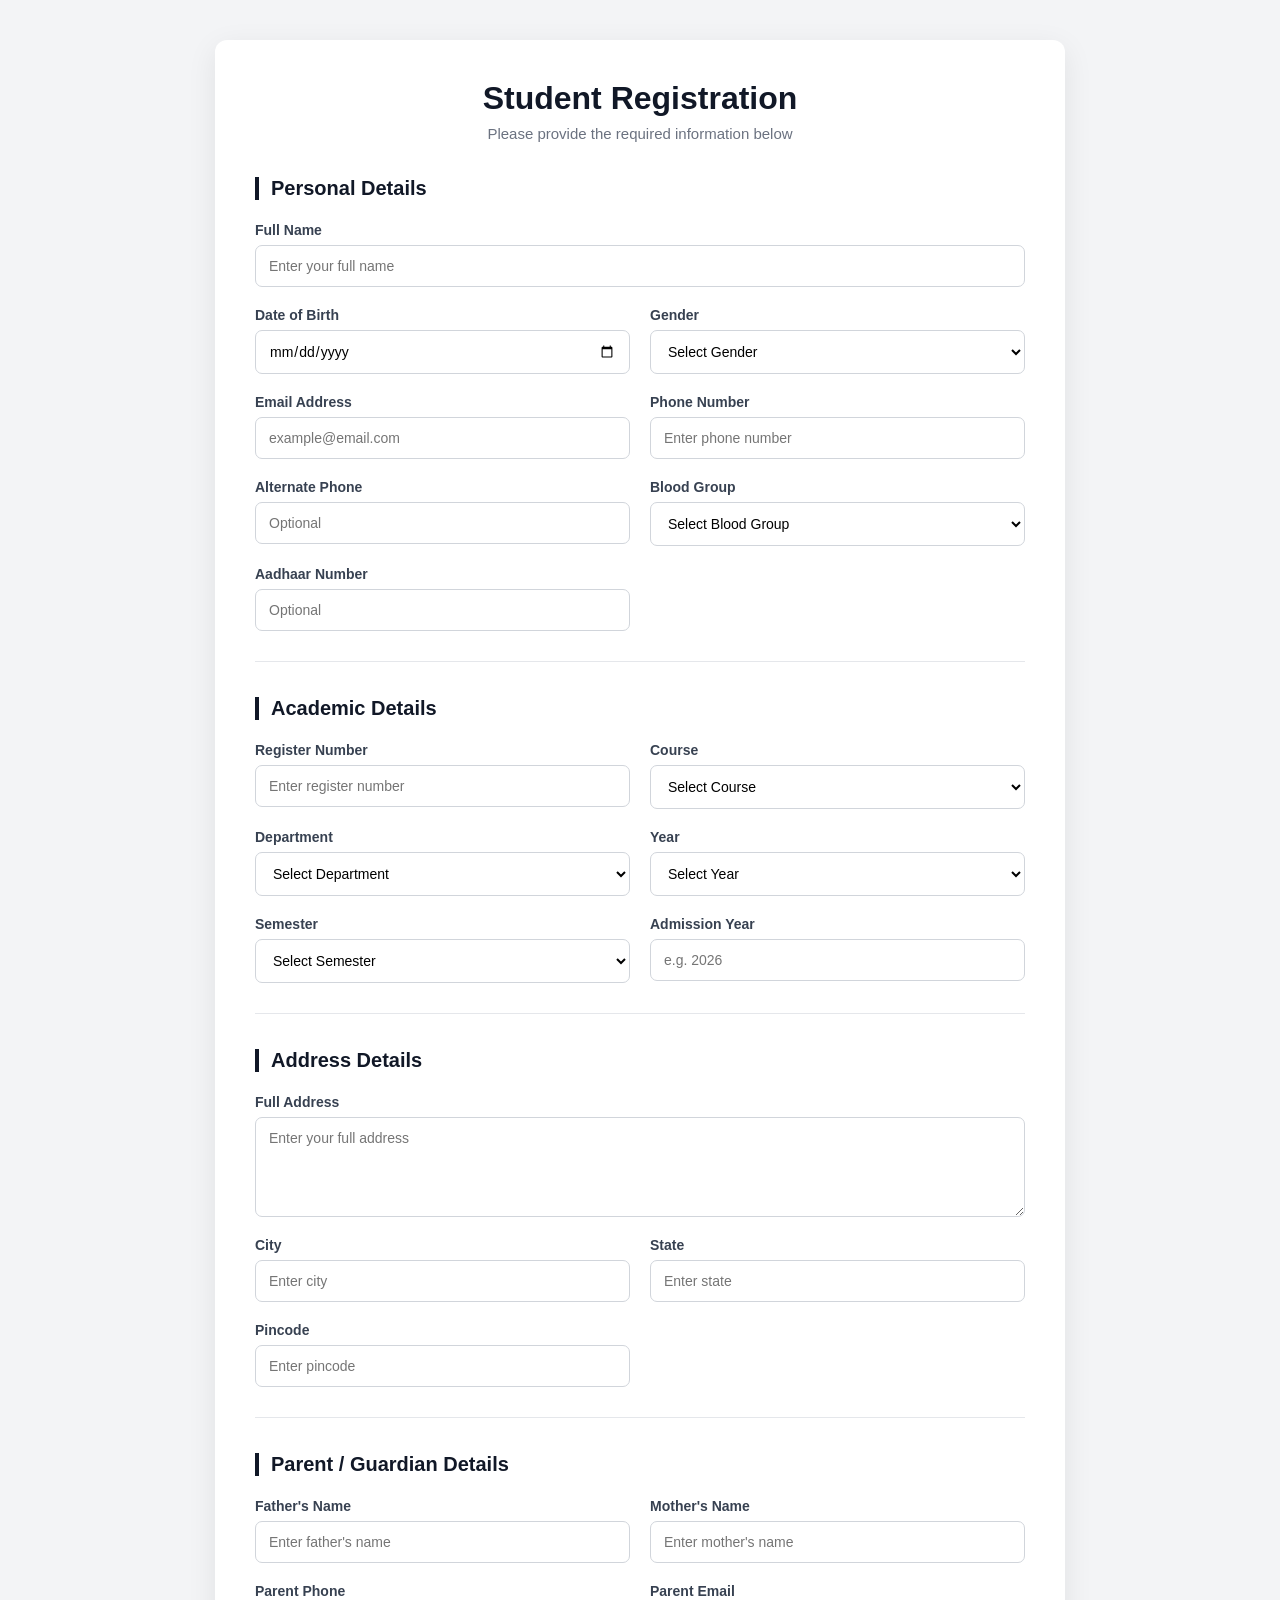
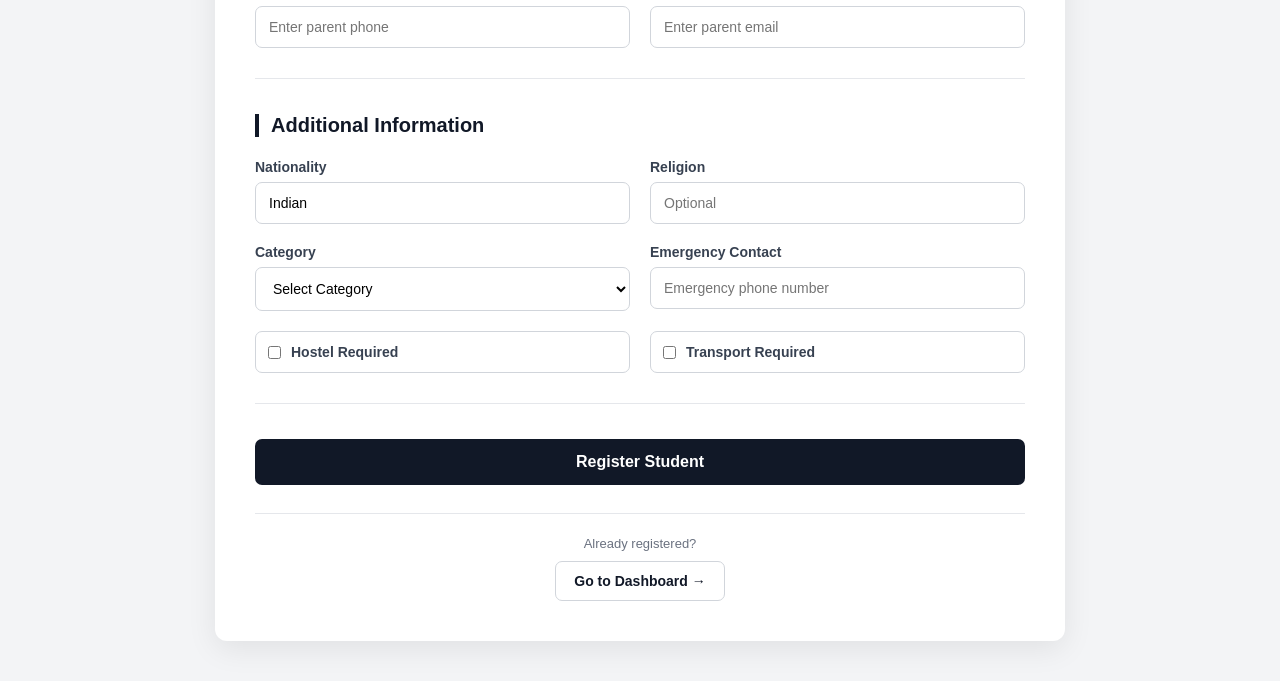
<file: PUBLIC/index.html>
<!DOCTYPE html>
<html lang="en">

<head>

    <meta charset="UTF-8">

    <meta name="viewport" content="width=device-width, initial-scale=1.0">

    <title>Student Registration</title>

    <link rel="stylesheet" href="style.css">

</head>


<body>

    <div class="container">

        <header class="form-header">

            <h1>Student Registration</h1>

            <p>
                Please provide the required information below
            </p>

        </header>


        <form id="studentForm">


            <!-- ========================= -->
            <!-- PERSONAL DETAILS -->
            <!-- ========================= -->

            <section class="form-section">

                <h2>Personal Details</h2>

                <div class="form-grid">


                    <div class="form-group full-width">

                        <label for="name">
                            Full Name
                        </label>

                        <input
                            type="text"
                            id="name"
                            placeholder="Enter your full name"
                            required
                        >

                    </div>


                    <div class="form-group">

                        <label for="dateOfBirth">
                            Date of Birth
                        </label>

                        <input
                            type="date"
                            id="dateOfBirth"
                            required
                        >

                    </div>


                    <div class="form-group">

                        <label for="gender">
                            Gender
                        </label>

                        <select id="gender" required>

                            <option value="">
                                Select Gender
                            </option>

                            <option value="Male">
                                Male
                            </option>

                            <option value="Female">
                                Female
                            </option>

                            <option value="Other">
                                Other
                            </option>

                        </select>

                    </div>


                    <div class="form-group">

                        <label for="email">
                            Email Address
                        </label>

                        <input
                            type="email"
                            id="email"
                            placeholder="example@email.com"
                            required
                        >

                    </div>


                    <div class="form-group">

                        <label for="phone">
                            Phone Number
                        </label>

                        <input
                            type="tel"
                            id="phone"
                            placeholder="Enter phone number"
                            required
                        >

                    </div>


                    <div class="form-group">

                        <label for="alternatePhone">
                            Alternate Phone
                        </label>

                        <input
                            type="tel"
                            id="alternatePhone"
                            placeholder="Optional"
                        >

                    </div>


                    <div class="form-group">

                        <label for="bloodGroup">
                            Blood Group
                        </label>

                        <select id="bloodGroup" required>

                            <option value="">
                                Select Blood Group
                            </option>

                            <option value="A+">A+</option>
                            <option value="A-">A-</option>
                            <option value="B+">B+</option>
                            <option value="B-">B-</option>
                            <option value="AB+">AB+</option>
                            <option value="AB-">AB-</option>
                            <option value="O+">O+</option>
                            <option value="O-">O-</option>

                        </select>

                    </div>


                    <div class="form-group">

                        <label for="aadharNumber">
                            Aadhaar Number
                        </label>

                        <input
                            type="text"
                            id="aadharNumber"
                            placeholder="Optional"
                            maxlength="12"
                        >

                    </div>

                </div>

            </section>



            <!-- ========================= -->
            <!-- ACADEMIC DETAILS -->
            <!-- ========================= -->

            <section class="form-section">

                <h2>Academic Details</h2>

                <div class="form-grid">


                    <div class="form-group">

                        <label for="registerNumber">
                            Register Number
                        </label>

                        <input
                            type="text"
                            id="registerNumber"
                            placeholder="Enter register number"
                            required
                        >

                    </div>


                    <div class="form-group">

                        <label for="course">
                            Course
                        </label>

                        <select id="course" required>

                            <option value="">
                                Select Course
                            </option>

                            <option value="B.Tech">
                                B.Tech
                            </option>

                            <option value="BCA">
                                BCA
                            </option>

                            <option value="B.Sc">
                                B.Sc
                            </option>

                            <option value="BBA">
                                BBA
                            </option>

                            <option value="MCA">
                                MCA
                            </option>

                            <option value="M.Tech">
                                M.Tech
                            </option>

                        </select>

                    </div>


                    <div class="form-group">

                        <label for="department">
                            Department
                        </label>

                        <select id="department" required>

                            <option value="">
                                Select Department
                            </option>

                            <option value="Computer Science">
                                Computer Science
                            </option>

                            <option value="Information Technology">
                                Information Technology
                            </option>

                            <option value="Artificial Intelligence">
                                Artificial Intelligence
                            </option>

                            <option value="Electronics">
                                Electronics
                            </option>

                            <option value="Mechanical">
                                Mechanical
                            </option>

                            <option value="Civil">
                                Civil
                            </option>

                            <option value="Commerce">
                                Commerce
                            </option>

                        </select>

                    </div>


                    <div class="form-group">

                        <label for="year">
                            Year
                        </label>

                        <select id="year" required>

                            <option value="">
                                Select Year
                            </option>

                            <option value="1st Year">
                                1st Year
                            </option>

                            <option value="2nd Year">
                                2nd Year
                            </option>

                            <option value="3rd Year">
                                3rd Year
                            </option>

                            <option value="4th Year">
                                4th Year
                            </option>

                        </select>

                    </div>


                    <div class="form-group">

                        <label for="semester">
                            Semester
                        </label>

                        <select id="semester" required>

                            <option value="">
                                Select Semester
                            </option>

                            <option value="Semester 1">
                                Semester 1
                            </option>

                            <option value="Semester 2">
                                Semester 2
                            </option>

                            <option value="Semester 3">
                                Semester 3
                            </option>

                            <option value="Semester 4">
                                Semester 4
                            </option>

                            <option value="Semester 5">
                                Semester 5
                            </option>

                            <option value="Semester 6">
                                Semester 6
                            </option>

                            <option value="Semester 7">
                                Semester 7
                            </option>

                            <option value="Semester 8">
                                Semester 8
                            </option>

                        </select>

                    </div>


                    <div class="form-group">

                        <label for="admissionYear">
                            Admission Year
                        </label>

                        <input
                            type="number"
                            id="admissionYear"
                            placeholder="e.g. 2026"
                            min="2000"
                            max="2100"
                            required
                        >

                    </div>

                </div>

            </section>



            <!-- ========================= -->
            <!-- ADDRESS -->
            <!-- ========================= -->

            <section class="form-section">

                <h2>Address Details</h2>

                <div class="form-grid">


                    <div class="form-group full-width">

                        <label for="address">
                            Full Address
                        </label>

                        <textarea
                            id="address"
                            placeholder="Enter your full address"
                            rows="4"
                            required
                        ></textarea>

                    </div>


                    <div class="form-group">

                        <label for="city">
                            City
                        </label>

                        <input
                            type="text"
                            id="city"
                            placeholder="Enter city"
                            required
                        >

                    </div>


                    <div class="form-group">

                        <label for="state">
                            State
                        </label>

                        <input
                            type="text"
                            id="state"
                            placeholder="Enter state"
                            required
                        >

                    </div>


                    <div class="form-group">

                        <label for="pincode">
                            Pincode
                        </label>

                        <input
                            type="text"
                            id="pincode"
                            placeholder="Enter pincode"
                            maxlength="6"
                            required
                        >

                    </div>

                </div>

            </section>



            <!-- ========================= -->
            <!-- PARENT / GUARDIAN -->
            <!-- ========================= -->

            <section class="form-section">

                <h2>Parent / Guardian Details</h2>

                <div class="form-grid">


                    <div class="form-group">

                        <label for="fatherName">
                            Father's Name
                        </label>

                        <input
                            type="text"
                            id="fatherName"
                            placeholder="Enter father's name"
                            required
                        >

                    </div>


                    <div class="form-group">

                        <label for="motherName">
                            Mother's Name
                        </label>

                        <input
                            type="text"
                            id="motherName"
                            placeholder="Enter mother's name"
                            required
                        >

                    </div>


                    <div class="form-group">

                        <label for="parentPhone">
                            Parent Phone
                        </label>

                        <input
                            type="tel"
                            id="parentPhone"
                            placeholder="Enter parent phone"
                            required
                        >

                    </div>


                    <div class="form-group">

                        <label for="parentEmail">
                            Parent Email
                        </label>

                        <input
                            type="email"
                            id="parentEmail"
                            placeholder="Enter parent email"
                            required
                        >

                    </div>

                </div>

            </section>



            <!-- ========================= -->
            <!-- ADDITIONAL INFORMATION -->
            <!-- ========================= -->

            <section class="form-section">

                <h2>Additional Information</h2>

                <div class="form-grid">


                    <div class="form-group">

                        <label for="nationality">
                            Nationality
                        </label>

                        <input
                            type="text"
                            id="nationality"
                            value="Indian"
                        >

                    </div>


                    <div class="form-group">

                        <label for="religion">
                            Religion
                        </label>

                        <input
                            type="text"
                            id="religion"
                            placeholder="Optional"
                        >

                    </div>


                    <div class="form-group">

                        <label for="category">
                            Category
                        </label>

                        <select id="category">

                            <option value="">
                                Select Category
                            </option>

                            <option value="General">
                                General
                            </option>

                            <option value="OBC">
                                OBC
                            </option>

                            <option value="SC">
                                SC
                            </option>

                            <option value="ST">
                                ST
                            </option>

                            <option value="Other">
                                Other
                            </option>

                        </select>

                    </div>


                    <div class="form-group">

                        <label for="emergencyContact">
                            Emergency Contact
                        </label>

                        <input
                            type="tel"
                            id="emergencyContact"
                            placeholder="Emergency phone number"
                        >

                    </div>


                    <div class="form-group checkbox-group">

                        <label>

                            <input
                                type="checkbox"
                                id="hostelRequired"
                            >

                            Hostel Required

                        </label>

                    </div>


                    <div class="form-group checkbox-group">

                        <label>

                            <input
                                type="checkbox"
                                id="transportRequired"
                            >

                            Transport Required

                        </label>

                    </div>

                </div>

            </section>



            <!-- ========================= -->
            <!-- SUBMIT -->
            <!-- ========================= -->

            <button
                type="submit"
                class="submit-btn"
            >
                Register Student
            </button>


            <div id="message"></div>

            <!-- ========================= -->
<!-- GO TO DASHBOARD -->
<!-- ========================= -->

<div class="dashboard-link-container">

    <p>
        Already registered?
    </p>

    <a
        href="/students.html"
        class="dashboard-link"
    >
        Go to Dashboard →
    </a>

</div>


        </form>

    </div>


    <script src="script.js"></script>

</body>

</html>
</file>
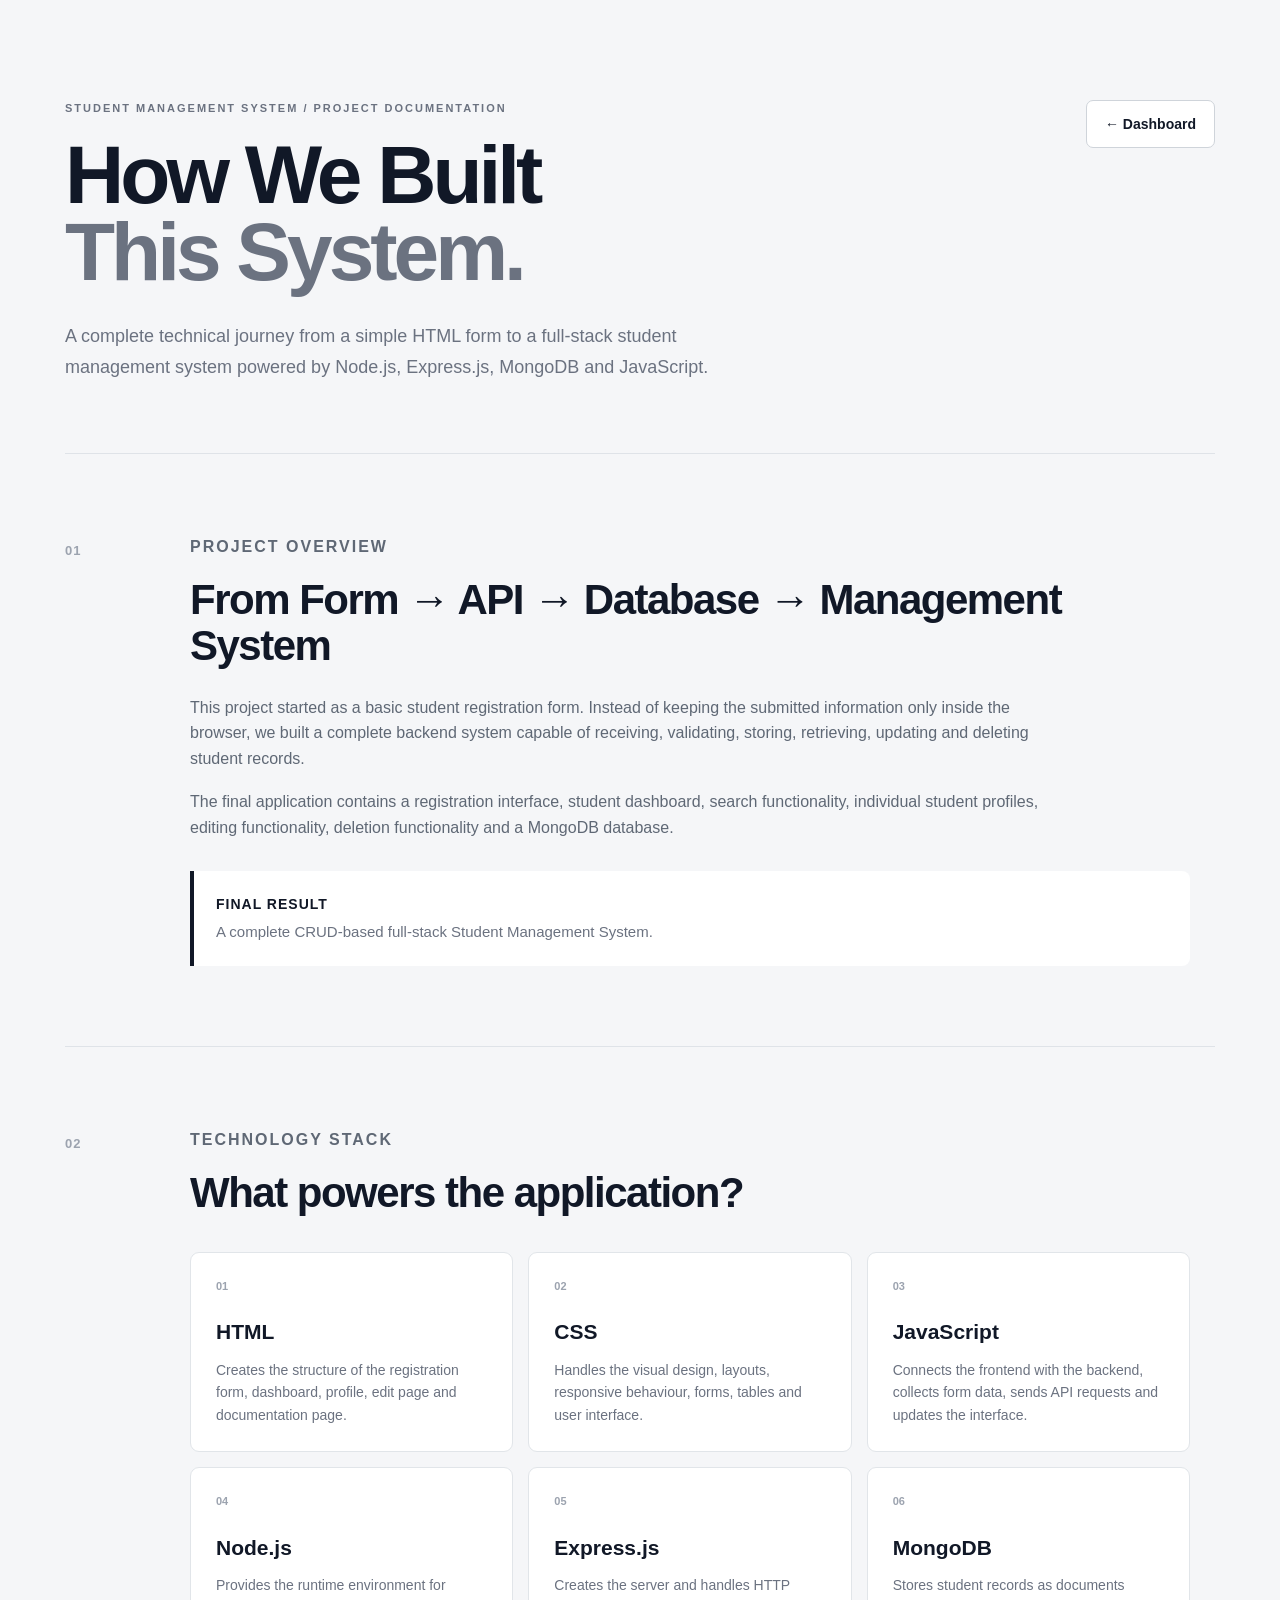
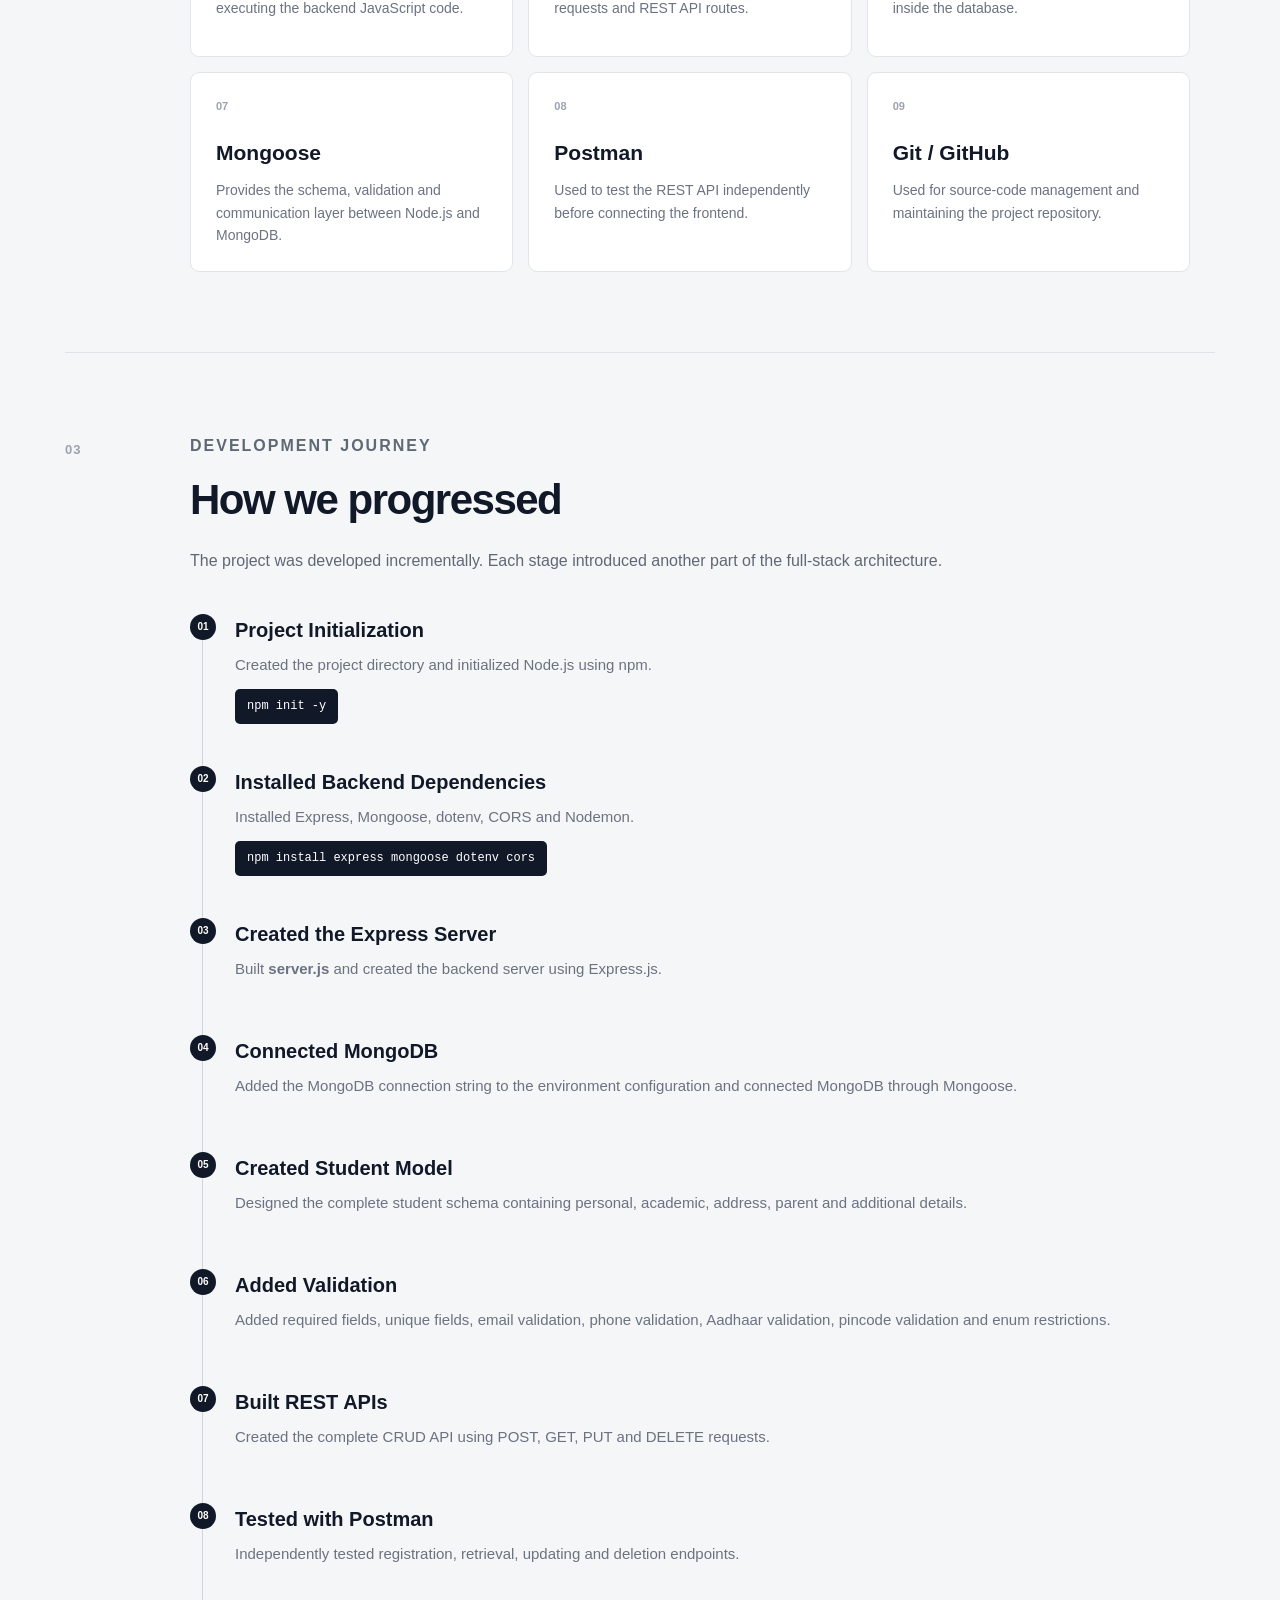
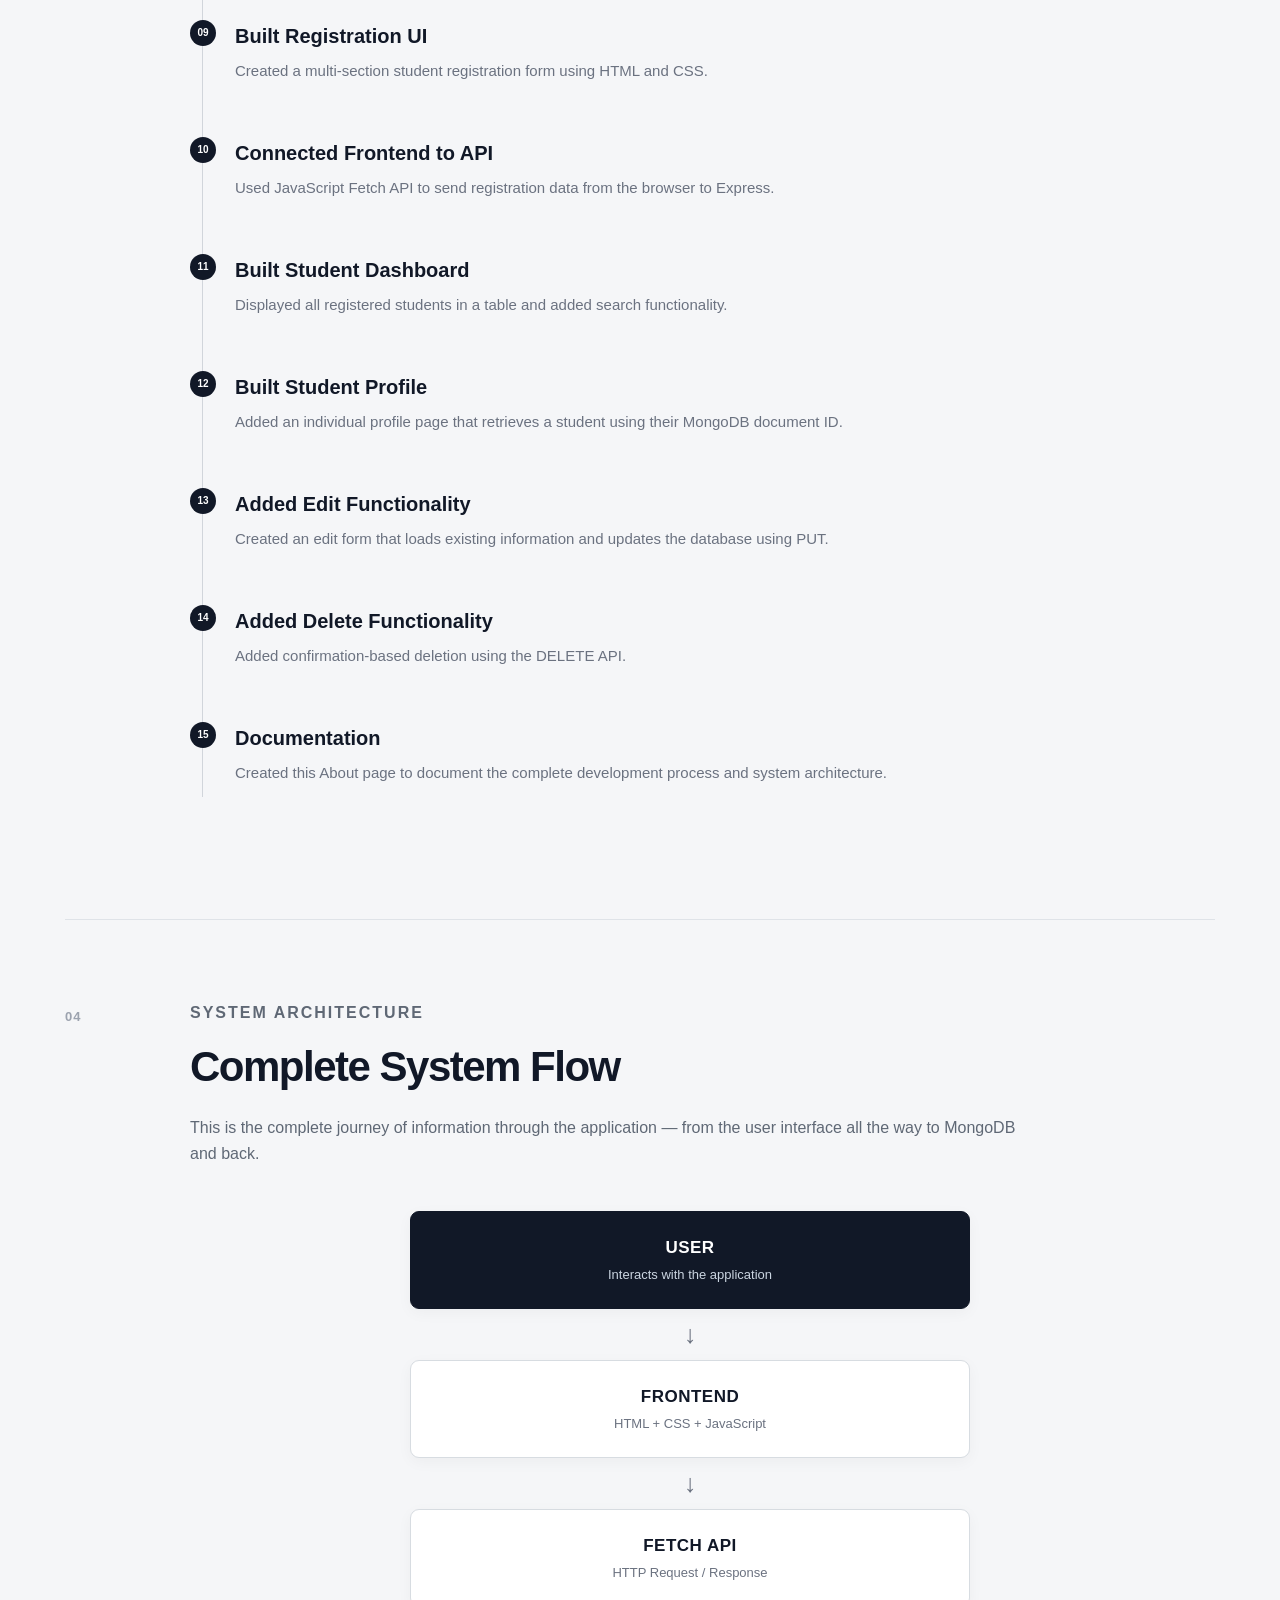
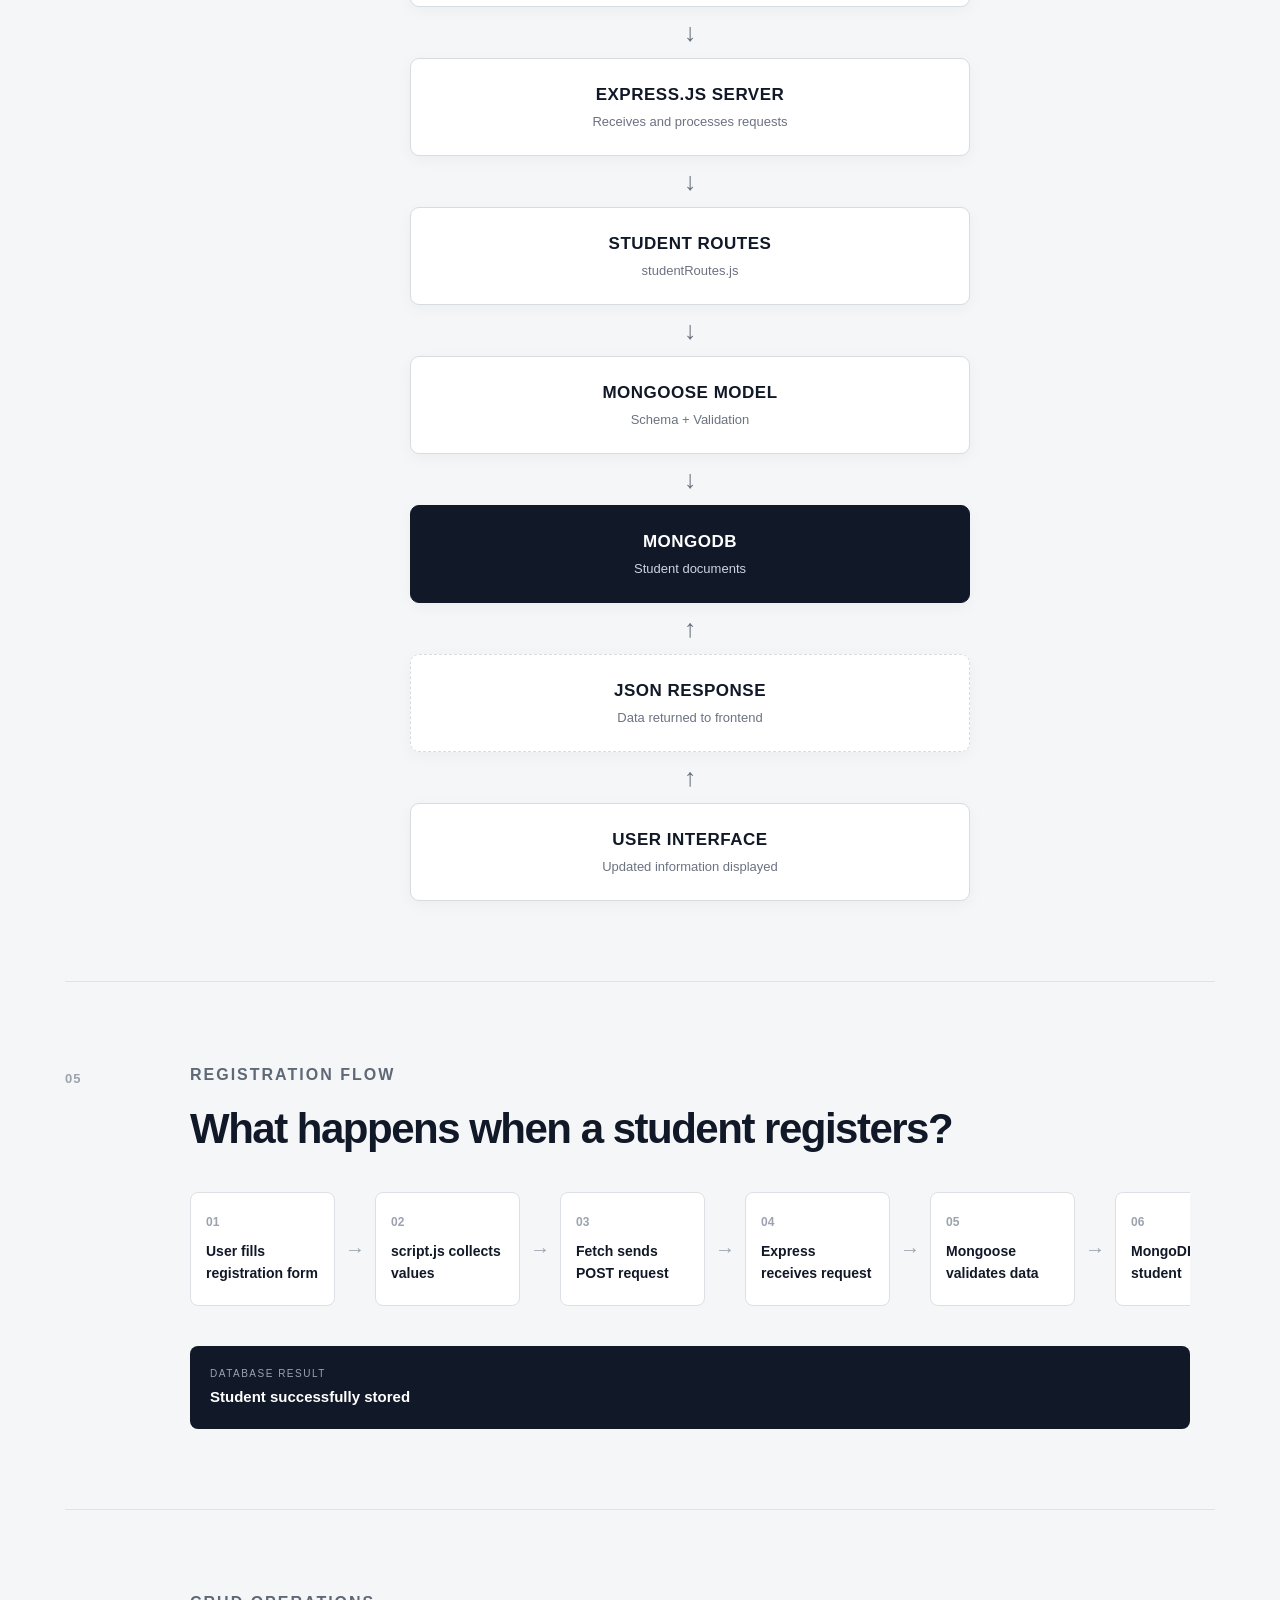
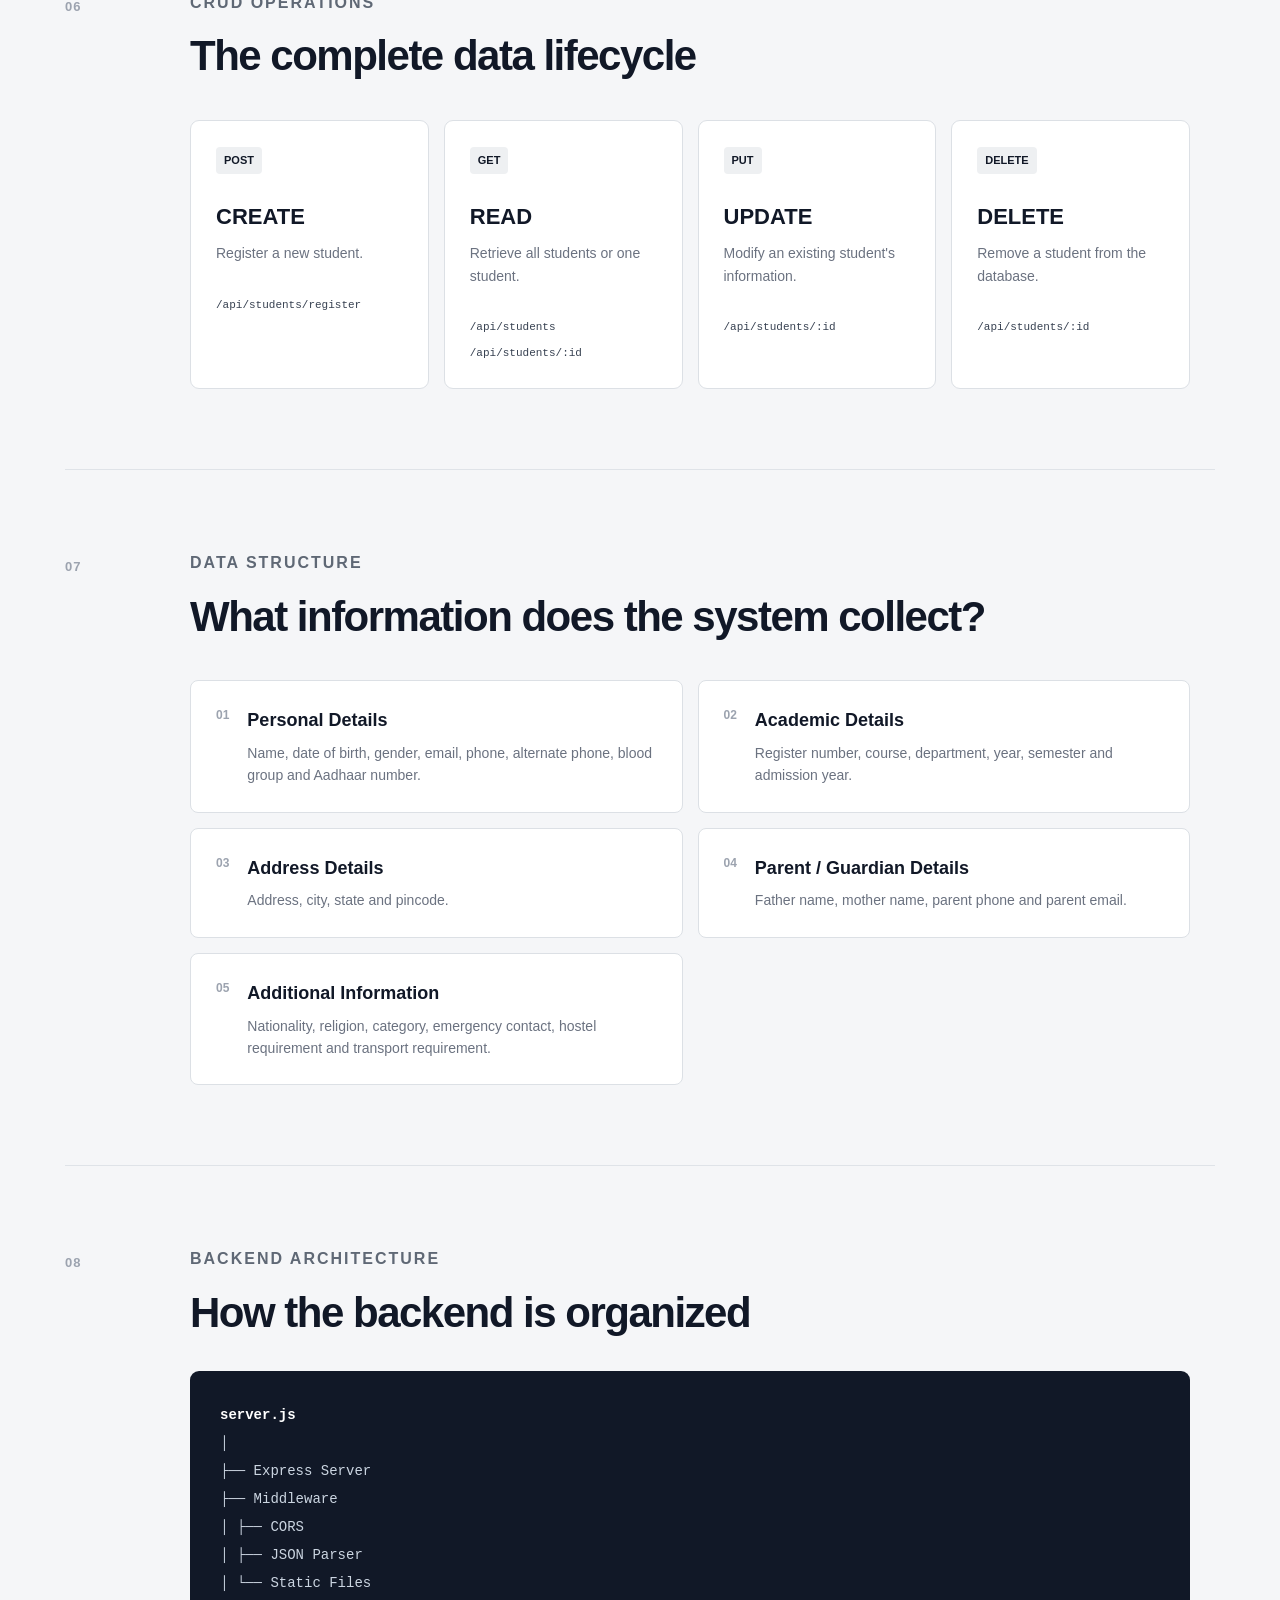
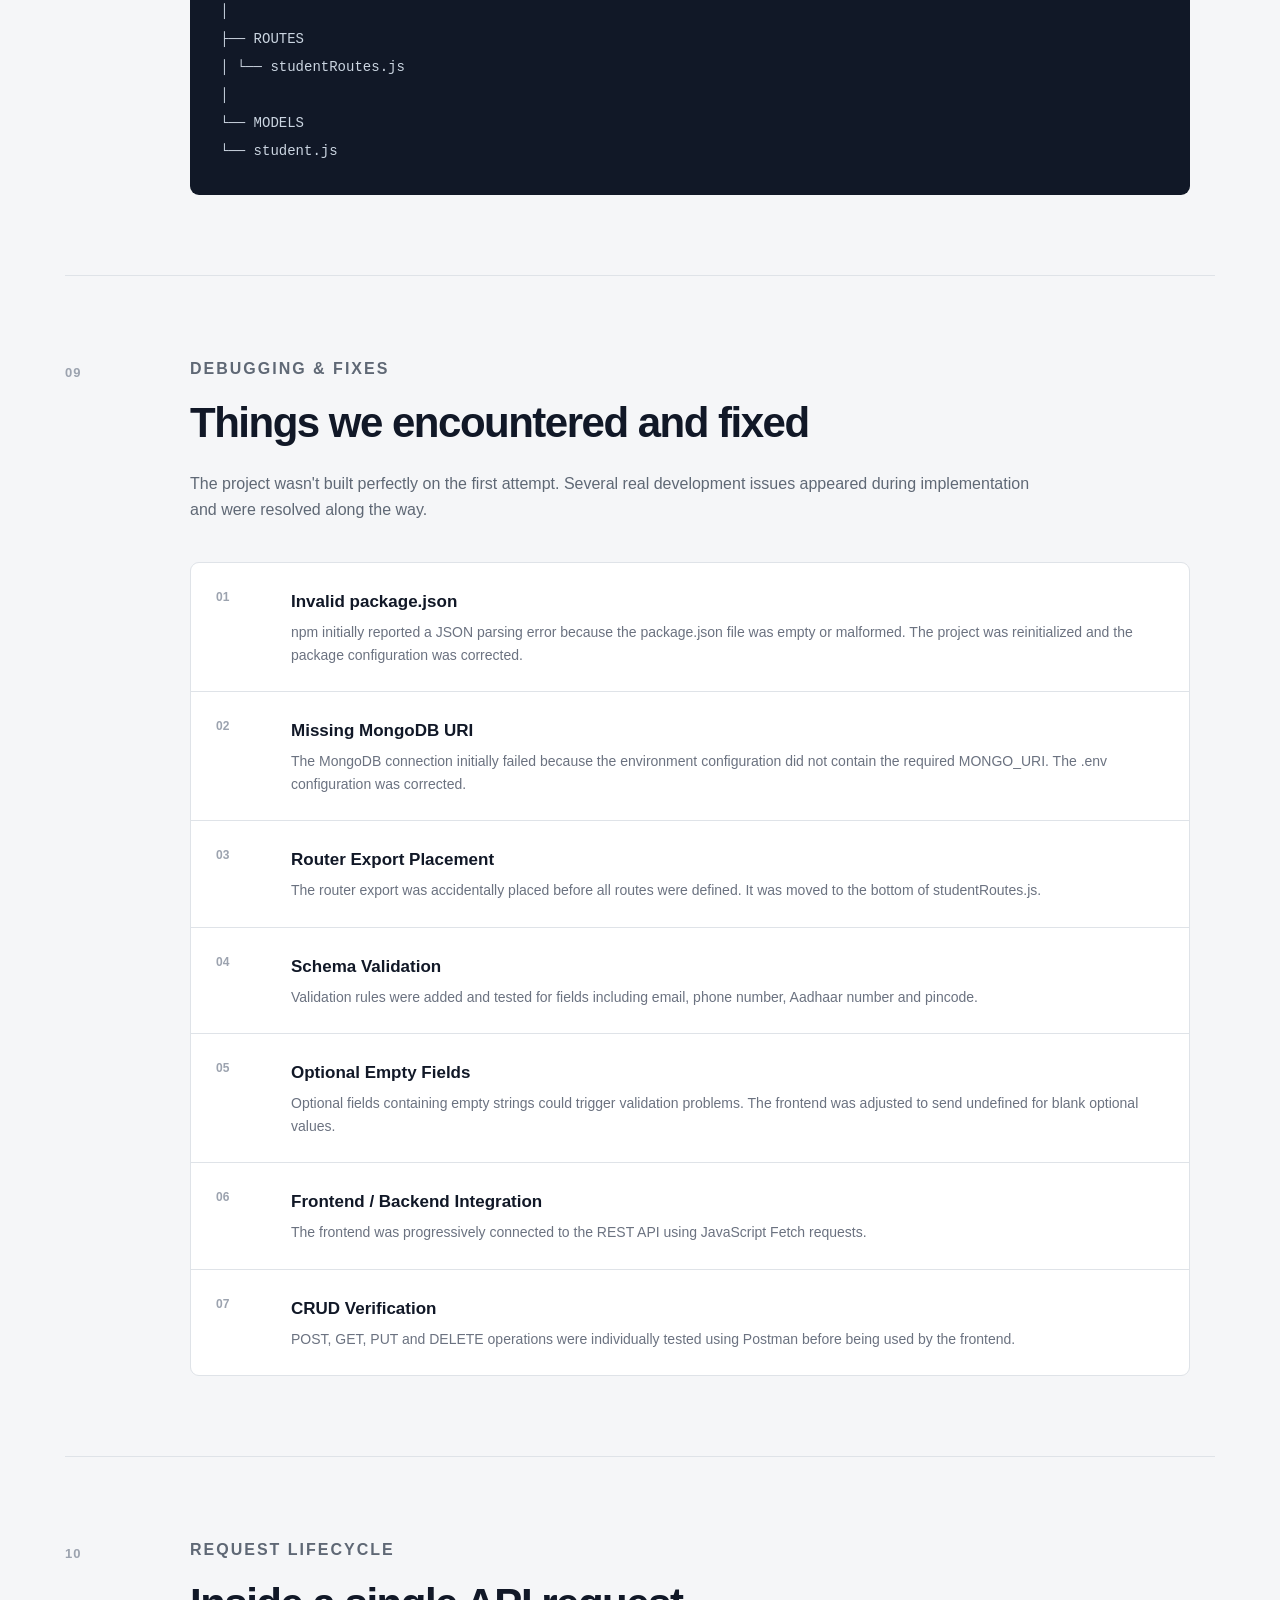
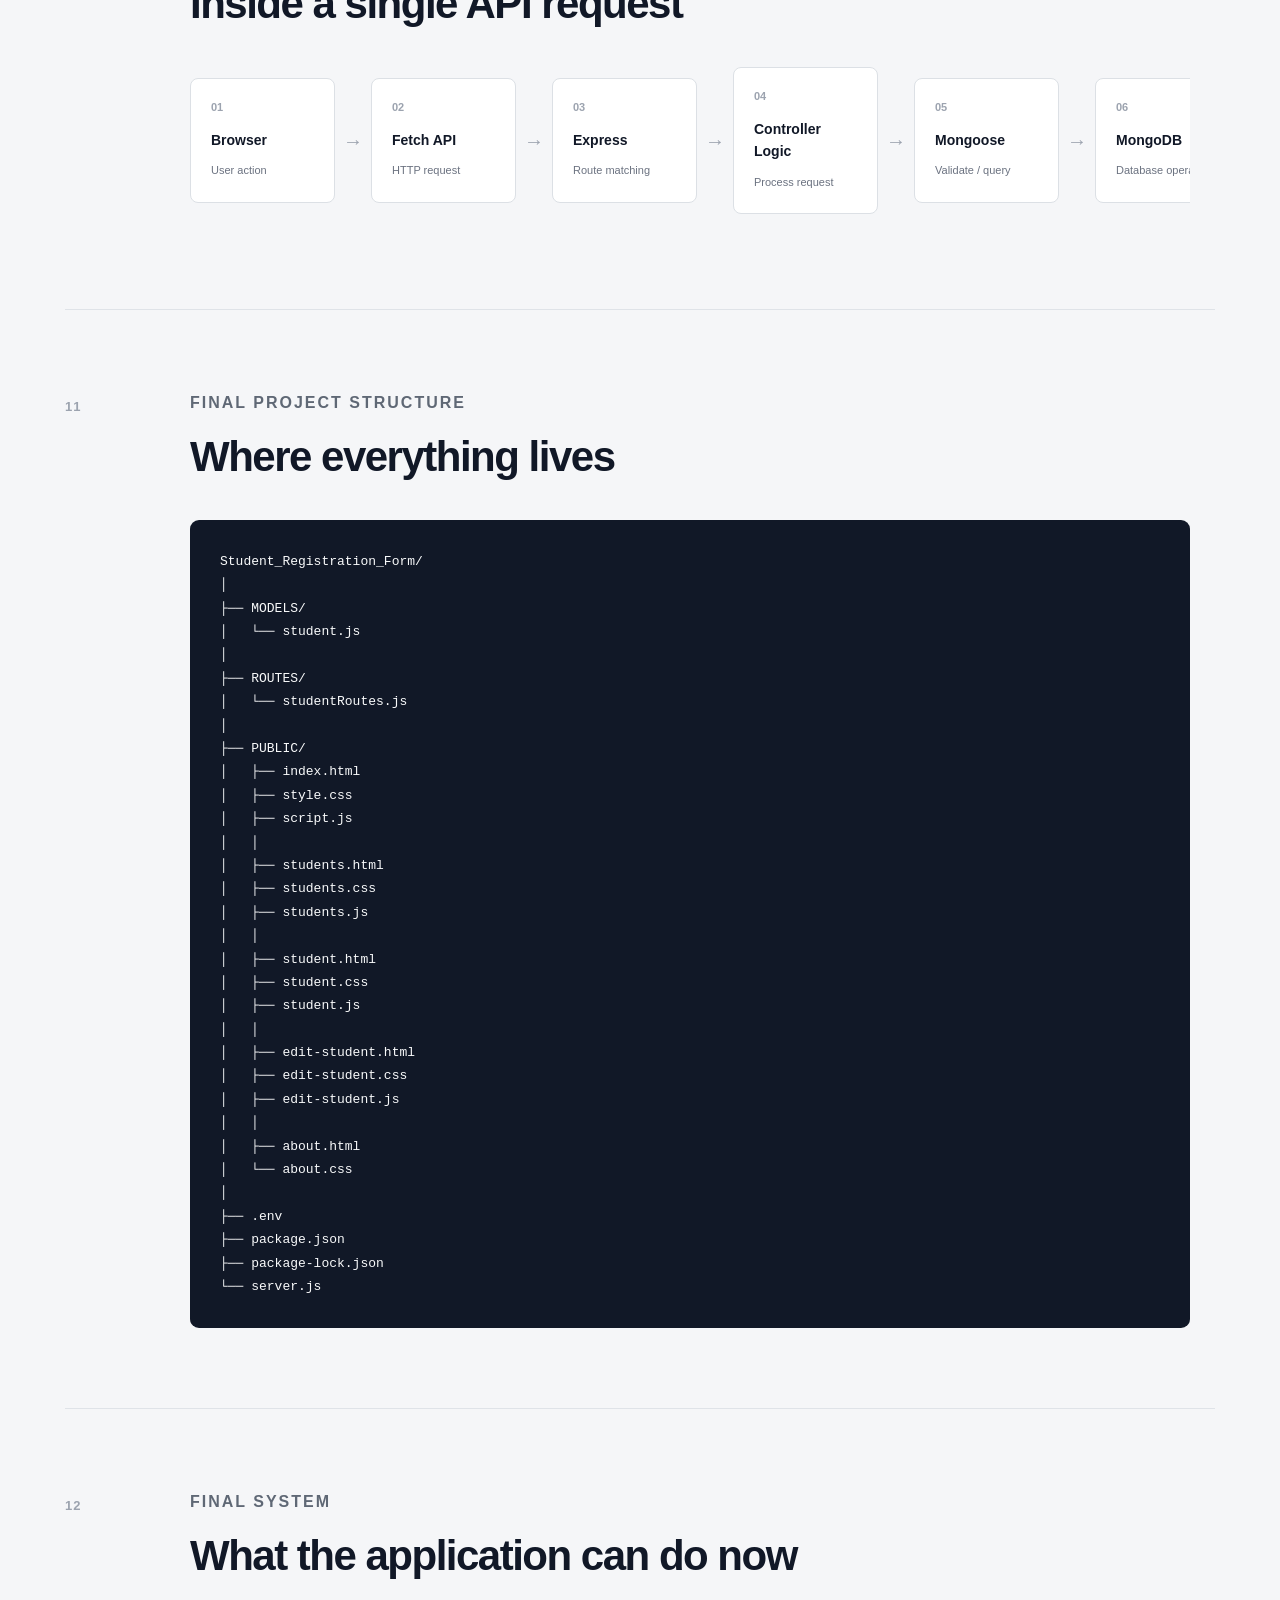
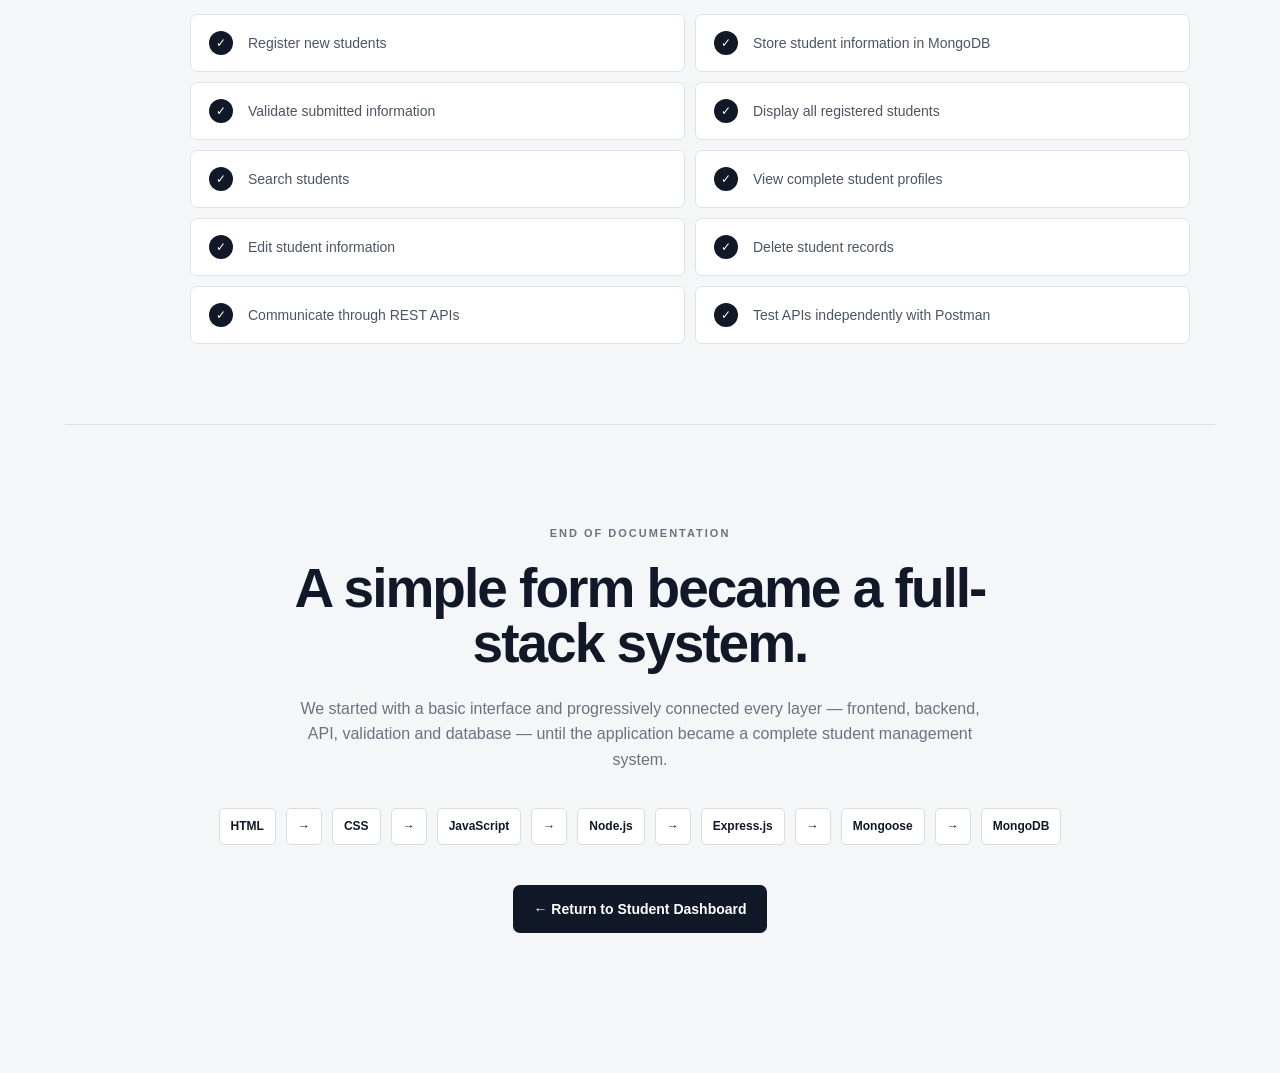
<file: PUBLIC/about.html>
<!DOCTYPE html>
<html lang="en">

<head>

    <meta charset="UTF-8">

    <meta
        name="viewport"
        content="width=device-width, initial-scale=1.0"
    >

    <title>
        About | Student Management System
    </title>

    <link
        rel="stylesheet"
        href="about.css"
    >

</head>


<body>

    <div class="page-container">


        <!-- =====================================================
             HEADER
             ===================================================== -->

        <header class="about-header">

            <div class="header-content">

                <p class="eyebrow">
                    STUDENT MANAGEMENT SYSTEM / PROJECT DOCUMENTATION
                </p>

                <h1>
                    How We Built<br>
                    <span>This System.</span>
                </h1>

                <p class="header-description">
                    A complete technical journey from a simple HTML
                    form to a full-stack student management system
                    powered by Node.js, Express.js, MongoDB and
                    JavaScript.
                </p>

            </div>


            <a
                href="/students.html"
                class="back-button"
            >
                ← Dashboard
            </a>

        </header>



        <!-- =====================================================
             PROJECT OVERVIEW
             ===================================================== -->

        <section class="documentation-section">

            <div class="section-index">
                01
            </div>

            <div class="section-content">

                <p class="section-label">
                    PROJECT OVERVIEW
                </p>

                <h2>
                    From Form → API → Database → Management System
                </h2>

                <p>
                    This project started as a basic student registration
                    form. Instead of keeping the submitted information
                    only inside the browser, we built a complete backend
                    system capable of receiving, validating, storing,
                    retrieving, updating and deleting student records.
                </p>

                <p>
                    The final application contains a registration
                    interface, student dashboard, search functionality,
                    individual student profiles, editing functionality,
                    deletion functionality and a MongoDB database.
                </p>


                <div class="highlight-box">

                    <strong>
                        Final Result
                    </strong>

                    <span>
                        A complete CRUD-based full-stack Student
                        Management System.
                    </span>

                </div>

            </div>

        </section>



        <!-- =====================================================
             TECHNOLOGY STACK
             ===================================================== -->

        <section class="documentation-section">

            <div class="section-index">
                02
            </div>

            <div class="section-content">

                <p class="section-label">
                    TECHNOLOGY STACK
                </p>

                <h2>
                    What powers the application?
                </h2>


                <div class="tech-grid">

                    <div class="tech-card">

                        <span class="tech-number">
                            01
                        </span>

                        <h3>
                            HTML
                        </h3>

                        <p>
                            Creates the structure of the registration
                            form, dashboard, profile, edit page and
                            documentation page.
                        </p>

                    </div>


                    <div class="tech-card">

                        <span class="tech-number">
                            02
                        </span>

                        <h3>
                            CSS
                        </h3>

                        <p>
                            Handles the visual design, layouts,
                            responsive behaviour, forms, tables and
                            user interface.
                        </p>

                    </div>


                    <div class="tech-card">

                        <span class="tech-number">
                            03
                        </span>

                        <h3>
                            JavaScript
                        </h3>

                        <p>
                            Connects the frontend with the backend,
                            collects form data, sends API requests and
                            updates the interface.
                        </p>

                    </div>


                    <div class="tech-card">

                        <span class="tech-number">
                            04
                        </span>

                        <h3>
                            Node.js
                        </h3>

                        <p>
                            Provides the runtime environment for
                            executing the backend JavaScript code.
                        </p>

                    </div>


                    <div class="tech-card">

                        <span class="tech-number">
                            05
                        </span>

                        <h3>
                            Express.js
                        </h3>

                        <p>
                            Creates the server and handles HTTP
                            requests and REST API routes.
                        </p>

                    </div>


                    <div class="tech-card">

                        <span class="tech-number">
                            06
                        </span>

                        <h3>
                            MongoDB
                        </h3>

                        <p>
                            Stores student records as documents inside
                            the database.
                        </p>

                    </div>


                    <div class="tech-card">

                        <span class="tech-number">
                            07
                        </span>

                        <h3>
                            Mongoose
                        </h3>

                        <p>
                            Provides the schema, validation and
                            communication layer between Node.js and
                            MongoDB.
                        </p>

                    </div>


                    <div class="tech-card">

                        <span class="tech-number">
                            08
                        </span>

                        <h3>
                            Postman
                        </h3>

                        <p>
                            Used to test the REST API independently
                            before connecting the frontend.
                        </p>

                    </div>


                    <div class="tech-card">

                        <span class="tech-number">
                            09
                        </span>

                        <h3>
                            Git / GitHub
                        </h3>

                        <p>
                            Used for source-code management and
                            maintaining the project repository.
                        </p>

                    </div>

                </div>

            </div>

        </section>



        <!-- =====================================================
             DEVELOPMENT JOURNEY
             ===================================================== -->

        <section class="documentation-section">

            <div class="section-index">
                03
            </div>

            <div class="section-content">

                <p class="section-label">
                    DEVELOPMENT JOURNEY
                </p>

                <h2>
                    How we progressed
                </h2>

                <p>
                    The project was developed incrementally. Each
                    stage introduced another part of the full-stack
                    architecture.
                </p>


                <div class="timeline">


                    <div class="timeline-item">

                        <span class="timeline-number">
                            01
                        </span>

                        <div>

                            <h3>
                                Project Initialization
                            </h3>

                            <p>
                                Created the project directory and
                                initialized Node.js using npm.
                            </p>

                            <code>
                                npm init -y
                            </code>

                        </div>

                    </div>


                    <div class="timeline-item">

                        <span class="timeline-number">
                            02
                        </span>

                        <div>

                            <h3>
                                Installed Backend Dependencies
                            </h3>

                            <p>
                                Installed Express, Mongoose, dotenv,
                                CORS and Nodemon.
                            </p>

                            <code>
                                npm install express mongoose dotenv cors
                            </code>

                        </div>

                    </div>


                    <div class="timeline-item">

                        <span class="timeline-number">
                            03
                        </span>

                        <div>

                            <h3>
                                Created the Express Server
                            </h3>

                            <p>
                                Built <strong>server.js</strong> and
                                created the backend server using
                                Express.js.
                            </p>

                        </div>

                    </div>


                    <div class="timeline-item">

                        <span class="timeline-number">
                            04
                        </span>

                        <div>

                            <h3>
                                Connected MongoDB
                            </h3>

                            <p>
                                Added the MongoDB connection string to
                                the environment configuration and
                                connected MongoDB through Mongoose.
                            </p>

                        </div>

                    </div>


                    <div class="timeline-item">

                        <span class="timeline-number">
                            05
                        </span>

                        <div>

                            <h3>
                                Created Student Model
                            </h3>

                            <p>
                                Designed the complete student schema
                                containing personal, academic,
                                address, parent and additional details.
                            </p>

                        </div>

                    </div>


                    <div class="timeline-item">

                        <span class="timeline-number">
                            06
                        </span>

                        <div>

                            <h3>
                                Added Validation
                            </h3>

                            <p>
                                Added required fields, unique fields,
                                email validation, phone validation,
                                Aadhaar validation, pincode validation
                                and enum restrictions.
                            </p>

                        </div>

                    </div>


                    <div class="timeline-item">

                        <span class="timeline-number">
                            07
                        </span>

                        <div>

                            <h3>
                                Built REST APIs
                            </h3>

                            <p>
                                Created the complete CRUD API using
                                POST, GET, PUT and DELETE requests.
                            </p>

                        </div>

                    </div>


                    <div class="timeline-item">

                        <span class="timeline-number">
                            08
                        </span>

                        <div>

                            <h3>
                                Tested with Postman
                            </h3>

                            <p>
                                Independently tested registration,
                                retrieval, updating and deletion
                                endpoints.
                            </p>

                        </div>

                    </div>


                    <div class="timeline-item">

                        <span class="timeline-number">
                            09
                        </span>

                        <div>

                            <h3>
                                Built Registration UI
                            </h3>

                            <p>
                                Created a multi-section student
                                registration form using HTML and CSS.
                            </p>

                        </div>

                    </div>


                    <div class="timeline-item">

                        <span class="timeline-number">
                            10
                        </span>

                        <div>

                            <h3>
                                Connected Frontend to API
                            </h3>

                            <p>
                                Used JavaScript Fetch API to send
                                registration data from the browser
                                to Express.
                            </p>

                        </div>

                    </div>


                    <div class="timeline-item">

                        <span class="timeline-number">
                            11
                        </span>

                        <div>

                            <h3>
                                Built Student Dashboard
                            </h3>

                            <p>
                                Displayed all registered students in
                                a table and added search functionality.
                            </p>

                        </div>

                    </div>


                    <div class="timeline-item">

                        <span class="timeline-number">
                            12
                        </span>

                        <div>

                            <h3>
                                Built Student Profile
                            </h3>

                            <p>
                                Added an individual profile page that
                                retrieves a student using their MongoDB
                                document ID.
                            </p>

                        </div>

                    </div>


                    <div class="timeline-item">

                        <span class="timeline-number">
                            13
                        </span>

                        <div>

                            <h3>
                                Added Edit Functionality
                            </h3>

                            <p>
                                Created an edit form that loads existing
                                information and updates the database
                                using PUT.
                            </p>

                        </div>

                    </div>


                    <div class="timeline-item">

                        <span class="timeline-number">
                            14
                        </span>

                        <div>

                            <h3>
                                Added Delete Functionality
                            </h3>

                            <p>
                                Added confirmation-based deletion using
                                the DELETE API.
                            </p>

                        </div>

                    </div>


                    <div class="timeline-item">

                        <span class="timeline-number">
                            15
                        </span>

                        <div>

                            <h3>
                                Documentation
                            </h3>

                            <p>
                                Created this About page to document the
                                complete development process and system
                                architecture.
                            </p>

                        </div>

                    </div>

                </div>

            </div>

        </section>



        <!-- =====================================================
             COMPLETE ARCHITECTURE FLOWCHART
             ===================================================== -->

        <section class="documentation-section flowchart-section">

            <div class="section-index">
                04
            </div>

            <div class="section-content">

                <p class="section-label">
                    SYSTEM ARCHITECTURE
                </p>

                <h2>
                    Complete System Flow
                </h2>

                <p>
                    This is the complete journey of information through
                    the application — from the user interface all the
                    way to MongoDB and back.
                </p>


                <div class="flowchart">


                    <div class="flow-node primary">

                        <span>
                            USER
                        </span>

                        <small>
                            Interacts with the application
                        </small>

                    </div>


                    <div class="flow-arrow">
                        ↓
                    </div>


                    <div class="flow-node">

                        <span>
                            FRONTEND
                        </span>

                        <small>
                            HTML + CSS + JavaScript
                        </small>

                    </div>


                    <div class="flow-arrow">
                        ↓
                    </div>


                    <div class="flow-node">

                        <span>
                            FETCH API
                        </span>

                        <small>
                            HTTP Request / Response
                        </small>

                    </div>


                    <div class="flow-arrow">
                        ↓
                    </div>


                    <div class="flow-node">

                        <span>
                            EXPRESS.JS SERVER
                        </span>

                        <small>
                            Receives and processes requests
                        </small>

                    </div>


                    <div class="flow-arrow">
                        ↓
                    </div>


                    <div class="flow-node">

                        <span>
                            STUDENT ROUTES
                        </span>

                        <small>
                            studentRoutes.js
                        </small>

                    </div>


                    <div class="flow-arrow">
                        ↓
                    </div>


                    <div class="flow-node">

                        <span>
                            MONGOOSE MODEL
                        </span>

                        <small>
                            Schema + Validation
                        </small>

                    </div>


                    <div class="flow-arrow">
                        ↓
                    </div>


                    <div class="flow-node database">

                        <span>
                            MONGODB
                        </span>

                        <small>
                            Student documents
                        </small>

                    </div>


                    <div class="flow-arrow reverse">
                        ↑
                    </div>


                    <div class="flow-node response-node">

                        <span>
                            JSON RESPONSE
                        </span>

                        <small>
                            Data returned to frontend
                        </small>

                    </div>


                    <div class="flow-arrow reverse">
                        ↑
                    </div>


                    <div class="flow-node">

                        <span>
                            USER INTERFACE
                        </span>

                        <small>
                            Updated information displayed
                        </small>

                    </div>

                </div>

            </div>

        </section>



        <!-- =====================================================
             REGISTRATION FLOW
             ===================================================== -->

        <section class="documentation-section">

            <div class="section-index">
                05
            </div>

            <div class="section-content">

                <p class="section-label">
                    REGISTRATION FLOW
                </p>

                <h2>
                    What happens when a student registers?
                </h2>


                <div class="horizontal-flow">


                    <div class="flow-card">
                        <strong>
                            01
                        </strong>
                        <span>
                            User fills registration form
                        </span>
                    </div>


                    <div class="horizontal-arrow">
                        →
                    </div>


                    <div class="flow-card">
                        <strong>
                            02
                        </strong>
                        <span>
                            script.js collects values
                        </span>
                    </div>


                    <div class="horizontal-arrow">
                        →
                    </div>


                    <div class="flow-card">
                        <strong>
                            03
                        </strong>
                        <span>
                            Fetch sends POST request
                        </span>
                    </div>


                    <div class="horizontal-arrow">
                        →
                    </div>


                    <div class="flow-card">
                        <strong>
                            04
                        </strong>
                        <span>
                            Express receives request
                        </span>
                    </div>


                    <div class="horizontal-arrow">
                        →
                    </div>


                    <div class="flow-card">
                        <strong>
                            05
                        </strong>
                        <span>
                            Mongoose validates data
                        </span>
                    </div>


                    <div class="horizontal-arrow">
                        →
                    </div>


                    <div class="flow-card">
                        <strong>
                            06
                        </strong>
                        <span>
                            MongoDB stores student
                        </span>
                    </div>

                </div>


                <div class="flow-result">

                    <span>
                        DATABASE RESULT
                    </span>

                    <strong>
                        Student successfully stored
                    </strong>

                </div>

            </div>

        </section>



        <!-- =====================================================
             CRUD FLOW
             ===================================================== -->

        <section class="documentation-section">

            <div class="section-index">
                06
            </div>

            <div class="section-content">

                <p class="section-label">
                    CRUD OPERATIONS
                </p>

                <h2>
                    The complete data lifecycle
                </h2>


                <div class="crud-flow">


                    <div class="crud-operation create">

                        <span class="crud-method">
                            POST
                        </span>

                        <h3>
                            CREATE
                        </h3>

                        <p>
                            Register a new student.
                        </p>

                        <code>
                            /api/students/register
                        </code>

                    </div>


                    <div class="crud-operation read">

                        <span class="crud-method">
                            GET
                        </span>

                        <h3>
                            READ
                        </h3>

                        <p>
                            Retrieve all students or one student.
                        </p>

                        <code>
                            /api/students<br>
                            /api/students/:id
                        </code>

                    </div>


                    <div class="crud-operation update">

                        <span class="crud-method">
                            PUT
                        </span>

                        <h3>
                            UPDATE
                        </h3>

                        <p>
                            Modify an existing student's information.
                        </p>

                        <code>
                            /api/students/:id
                        </code>

                    </div>


                    <div class="crud-operation delete">

                        <span class="crud-method">
                            DELETE
                        </span>

                        <h3>
                            DELETE
                        </h3>

                        <p>
                            Remove a student from the database.
                        </p>

                        <code>
                            /api/students/:id
                        </code>

                    </div>

                </div>

            </div>

        </section>



        <!-- =====================================================
             REGISTRATION FORM STRUCTURE
             ===================================================== -->

        <section class="documentation-section">

            <div class="section-index">
                07
            </div>

            <div class="section-content">

                <p class="section-label">
                    DATA STRUCTURE
                </p>

                <h2>
                    What information does the system collect?
                </h2>


                <div class="data-groups">


                    <div class="data-group">

                        <span>
                            01
                        </span>

                        <div>

                            <h3>
                                Personal Details
                            </h3>

                            <p>
                                Name, date of birth, gender, email,
                                phone, alternate phone, blood group
                                and Aadhaar number.
                            </p>

                        </div>

                    </div>


                    <div class="data-group">

                        <span>
                            02
                        </span>

                        <div>

                            <h3>
                                Academic Details
                            </h3>

                            <p>
                                Register number, course, department,
                                year, semester and admission year.
                            </p>

                        </div>

                    </div>


                    <div class="data-group">

                        <span>
                            03
                        </span>

                        <div>

                            <h3>
                                Address Details
                            </h3>

                            <p>
                                Address, city, state and pincode.
                            </p>

                        </div>

                    </div>


                    <div class="data-group">

                        <span>
                            04
                        </span>

                        <div>

                            <h3>
                                Parent / Guardian Details
                            </h3>

                            <p>
                                Father name, mother name, parent phone
                                and parent email.
                            </p>

                        </div>

                    </div>


                    <div class="data-group">

                        <span>
                            05
                        </span>

                        <div>

                            <h3>
                                Additional Information
                            </h3>

                            <p>
                                Nationality, religion, category,
                                emergency contact, hostel requirement
                                and transport requirement.
                            </p>

                        </div>

                    </div>

                </div>

            </div>

        </section>



        <!-- =====================================================
             BACKEND ARCHITECTURE
             ===================================================== -->

        <section class="documentation-section">

            <div class="section-index">
                08
            </div>

            <div class="section-content">

                <p class="section-label">
                    BACKEND ARCHITECTURE
                </p>

                <h2>
                    How the backend is organized
                </h2>


                <div class="architecture-tree">

                    <div class="tree-root">
                        server.js
                    </div>

                    <div class="tree-line">
                        │
                    </div>

                    <div class="tree-branch">
                        ├── Express Server
                    </div>

                    <div class="tree-branch">
                        ├── Middleware
                    </div>

                    <div class="tree-branch">
                        │   ├── CORS
                    </div>

                    <div class="tree-branch">
                        │   ├── JSON Parser
                    </div>

                    <div class="tree-branch">
                        │   └── Static Files
                    </div>

                    <div class="tree-branch">
                        │
                    </div>

                    <div class="tree-branch">
                        ├── ROUTES
                    </div>

                    <div class="tree-branch">
                        │   └── studentRoutes.js
                    </div>

                    <div class="tree-branch">
                        │
                    </div>

                    <div class="tree-branch">
                        └── MODELS
                    </div>

                    <div class="tree-branch">
                            └── student.js
                    </div>

                </div>

            </div>

        </section>



        <!-- =====================================================
             ERROR HANDLING / FIXES
             ===================================================== -->

        <section class="documentation-section">

            <div class="section-index">
                09
            </div>

            <div class="section-content">

                <p class="section-label">
                    DEBUGGING & FIXES
                </p>

                <h2>
                    Things we encountered and fixed
                </h2>

                <p>
                    The project wasn't built perfectly on the first
                    attempt. Several real development issues appeared
                    during implementation and were resolved along the
                    way.
                </p>


                <div class="issue-list">


                    <div class="issue">

                        <span>
                            01
                        </span>

                        <div>

                            <h3>
                                Invalid package.json
                            </h3>

                            <p>
                                npm initially reported a JSON parsing
                                error because the package.json file was
                                empty or malformed. The project was
                                reinitialized and the package configuration
                                was corrected.
                            </p>

                        </div>

                    </div>


                    <div class="issue">

                        <span>
                            02
                        </span>

                        <div>

                            <h3>
                                Missing MongoDB URI
                            </h3>

                            <p>
                                The MongoDB connection initially failed
                                because the environment configuration
                                did not contain the required MONGO_URI.
                                The .env configuration was corrected.
                            </p>

                        </div>

                    </div>


                    <div class="issue">

                        <span>
                            03
                        </span>

                        <div>

                            <h3>
                                Router Export Placement
                            </h3>

                            <p>
                                The router export was accidentally placed
                                before all routes were defined. It was
                                moved to the bottom of studentRoutes.js.
                            </p>

                        </div>

                    </div>


                    <div class="issue">

                        <span>
                            04
                        </span>

                        <div>

                            <h3>
                                Schema Validation
                            </h3>

                            <p>
                                Validation rules were added and tested
                                for fields including email, phone number,
                                Aadhaar number and pincode.
                            </p>

                        </div>

                    </div>


                    <div class="issue">

                        <span>
                            05
                        </span>

                        <div>

                            <h3>
                                Optional Empty Fields
                            </h3>

                            <p>
                                Optional fields containing empty strings
                                could trigger validation problems.
                                The frontend was adjusted to send
                                undefined for blank optional values.
                            </p>

                        </div>

                    </div>


                    <div class="issue">

                        <span>
                            06
                        </span>

                        <div>

                            <h3>
                                Frontend / Backend Integration
                            </h3>

                            <p>
                                The frontend was progressively connected
                                to the REST API using JavaScript Fetch
                                requests.
                            </p>

                        </div>

                    </div>


                    <div class="issue">

                        <span>
                            07
                        </span>

                        <div>

                            <h3>
                                CRUD Verification
                            </h3>

                            <p>
                                POST, GET, PUT and DELETE operations were
                                individually tested using Postman before
                                being used by the frontend.
                            </p>

                        </div>

                    </div>

                </div>

            </div>

        </section>



        <!-- =====================================================
             COMPLETE REQUEST LIFECYCLE
             ===================================================== -->

        <section class="documentation-section flowchart-section">

            <div class="section-index">
                10
            </div>

            <div class="section-content">

                <p class="section-label">
                    REQUEST LIFECYCLE
                </p>

                <h2>
                    Inside a single API request
                </h2>


                <div class="request-flow">


                    <div class="request-step">
                        <strong>
                            01
                        </strong>

                        <span>
                            Browser
                        </span>

                        <small>
                            User action
                        </small>
                    </div>


                    <div class="request-connector">
                        →
                    </div>


                    <div class="request-step">
                        <strong>
                            02
                        </strong>

                        <span>
                            Fetch API
                        </span>

                        <small>
                            HTTP request
                        </small>
                    </div>


                    <div class="request-connector">
                        →
                    </div>


                    <div class="request-step">
                        <strong>
                            03
                        </strong>

                        <span>
                            Express
                        </span>

                        <small>
                            Route matching
                        </small>
                    </div>


                    <div class="request-connector">
                        →
                    </div>


                    <div class="request-step">
                        <strong>
                            04
                        </strong>

                        <span>
                            Controller Logic
                        </span>

                        <small>
                            Process request
                        </small>
                    </div>


                    <div class="request-connector">
                        →
                    </div>


                    <div class="request-step">
                        <strong>
                            05
                        </strong>

                        <span>
                            Mongoose
                        </span>

                        <small>
                            Validate / query
                        </small>
                    </div>


                    <div class="request-connector">
                        →
                    </div>


                    <div class="request-step">
                        <strong>
                            06
                        </strong>

                        <span>
                            MongoDB
                        </span>

                        <small>
                            Database operation
                        </small>
                    </div>

                </div>

            </div>

        </section>



        <!-- =====================================================
             FINAL PROJECT STRUCTURE
             ===================================================== -->

        <section class="documentation-section">

            <div class="section-index">
                11
            </div>

            <div class="section-content">

                <p class="section-label">
                    FINAL PROJECT STRUCTURE
                </p>

                <h2>
                    Where everything lives
                </h2>


                <div class="structure-box">

<pre>
Student_Registration_Form/
│
├── MODELS/
│   └── student.js
│
├── ROUTES/
│   └── studentRoutes.js
│
├── PUBLIC/
│   ├── index.html
│   ├── style.css
│   ├── script.js
│   │
│   ├── students.html
│   ├── students.css
│   ├── students.js
│   │
│   ├── student.html
│   ├── student.css
│   ├── student.js
│   │
│   ├── edit-student.html
│   ├── edit-student.css
│   ├── edit-student.js
│   │
│   ├── about.html
│   └── about.css
│
├── .env
├── package.json
├── package-lock.json
└── server.js
</pre>

                </div>

            </div>

        </section>



        <!-- =====================================================
             FINAL CAPABILITIES
             ===================================================== -->

        <section class="documentation-section">

            <div class="section-index">
                12
            </div>

            <div class="section-content">

                <p class="section-label">
                    FINAL SYSTEM
                </p>

                <h2>
                    What the application can do now
                </h2>


                <div class="capabilities">


                    <div class="capability">
                        <span>✓</span>
                        <p>
                            Register new students
                        </p>
                    </div>


                    <div class="capability">
                        <span>✓</span>
                        <p>
                            Store student information in MongoDB
                        </p>
                    </div>


                    <div class="capability">
                        <span>✓</span>
                        <p>
                            Validate submitted information
                        </p>
                    </div>


                    <div class="capability">
                        <span>✓</span>
                        <p>
                            Display all registered students
                        </p>
                    </div>


                    <div class="capability">
                        <span>✓</span>
                        <p>
                            Search students
                        </p>
                    </div>


                    <div class="capability">
                        <span>✓</span>
                        <p>
                            View complete student profiles
                        </p>
                    </div>


                    <div class="capability">
                        <span>✓</span>
                        <p>
                            Edit student information
                        </p>
                    </div>


                    <div class="capability">
                        <span>✓</span>
                        <p>
                            Delete student records
                        </p>
                    </div>


                    <div class="capability">
                        <span>✓</span>
                        <p>
                            Communicate through REST APIs
                        </p>
                    </div>


                    <div class="capability">
                        <span>✓</span>
                        <p>
                            Test APIs independently with Postman
                        </p>
                    </div>

                </div>

            </div>

        </section>



        <!-- =====================================================
             FINAL MESSAGE
             ===================================================== -->

        <section class="final-section">

            <p class="eyebrow">
                END OF DOCUMENTATION
            </p>

            <h2>
                A simple form became a full-stack system.
            </h2>

            <p>
                We started with a basic interface and progressively
                connected every layer — frontend, backend, API,
                validation and database — until the application became
                a complete student management system.
            </p>

            <div class="final-stack">

                <span>
                    HTML
                </span>

                <span>
                    →
                </span>

                <span>
                    CSS
                </span>

                <span>
                    →
                </span>

                <span>
                    JavaScript
                </span>

                <span>
                    →
                </span>

                <span>
                    Node.js
                </span>

                <span>
                    →
                </span>

                <span>
                    Express.js
                </span>

                <span>
                    →
                </span>

                <span>
                    Mongoose
                </span>

                <span>
                    →
                </span>

                <span>
                    MongoDB
                </span>

            </div>


            <a
                href="/students.html"
                class="dashboard-link"
            >
                ← Return to Student Dashboard
            </a>

        </section>


    </div>

</body>

</html>
</file>
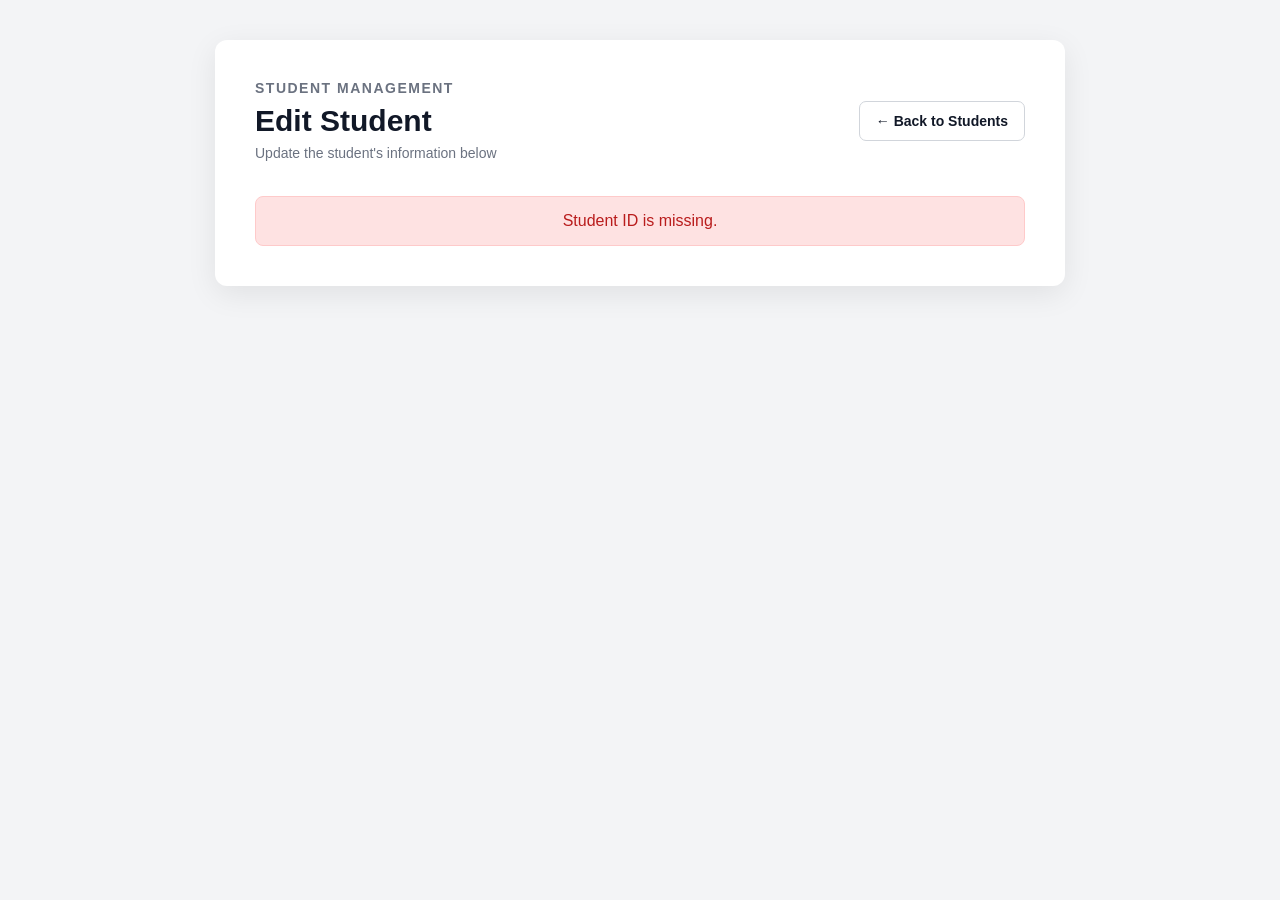
<file: PUBLIC/edit-student.html>
<!DOCTYPE html>
<html lang="en">

<head>

    <meta charset="UTF-8">

    <meta name="viewport" content="width=device-width, initial-scale=1.0">

    <title>Edit Student</title>

    <link rel="stylesheet" href="edit-student.css">

</head>


<body>

    <div class="container">

        <header class="form-header">

            <div>

                <p class="page-label">
                    STUDENT MANAGEMENT
                </p>

                <h1>Edit Student</h1>

                <p>
                    Update the student's information below
                </p>

            </div>


            <a
                href="/students.html"
                class="back-btn"
            >
                ← Back to Students
            </a>

        </header>


        <!-- ========================= -->
        <!-- LOADING -->
        <!-- ========================= -->

        <div
            id="loading"
            class="loading"
        >
            Loading student information...
        </div>


        <!-- ========================= -->
        <!-- FORM -->
        <!-- ========================= -->

        <form
            id="editStudentForm"
            style="display: none;"
        >


            <!-- ========================= -->
            <!-- PERSONAL DETAILS -->
            <!-- ========================= -->

            <section class="form-section">

                <h2>Personal Details</h2>

                <div class="form-grid">


                    <div class="form-group full-width">

                        <label for="name">
                            Full Name
                        </label>

                        <input
                            type="text"
                            id="name"
                            required
                        >

                    </div>


                    <div class="form-group">

                        <label for="dateOfBirth">
                            Date of Birth
                        </label>

                        <input
                            type="date"
                            id="dateOfBirth"
                            required
                        >

                    </div>


                    <div class="form-group">

                        <label for="gender">
                            Gender
                        </label>

                        <select
                            id="gender"
                            required
                        >

                            <option value="">
                                Select Gender
                            </option>

                            <option value="Male">
                                Male
                            </option>

                            <option value="Female">
                                Female
                            </option>

                            <option value="Other">
                                Other
                            </option>

                        </select>

                    </div>


                    <div class="form-group">

                        <label for="email">
                            Email Address
                        </label>

                        <input
                            type="email"
                            id="email"
                            required
                        >

                    </div>


                    <div class="form-group">

                        <label for="phone">
                            Phone Number
                        </label>

                        <input
                            type="tel"
                            id="phone"
                            maxlength="10"
                            required
                        >

                    </div>


                    <div class="form-group">

                        <label for="alternatePhone">
                            Alternate Phone
                        </label>

                        <input
                            type="tel"
                            id="alternatePhone"
                            maxlength="10"
                        >

                    </div>


                    <div class="form-group">

                        <label for="bloodGroup">
                            Blood Group
                        </label>

                        <select
                            id="bloodGroup"
                            required
                        >

                            <option value="">
                                Select Blood Group
                            </option>

                            <option value="A+">A+</option>
                            <option value="A-">A-</option>
                            <option value="B+">B+</option>
                            <option value="B-">B-</option>
                            <option value="AB+">AB+</option>
                            <option value="AB-">AB-</option>
                            <option value="O+">O+</option>
                            <option value="O-">O-</option>

                        </select>

                    </div>


                    <div class="form-group">

                        <label for="aadharNumber">
                            Aadhaar Number
                        </label>

                        <input
                            type="text"
                            id="aadharNumber"
                            maxlength="12"
                        >

                    </div>

                </div>

            </section>



            <!-- ========================= -->
            <!-- ACADEMIC DETAILS -->
            <!-- ========================= -->

            <section class="form-section">

                <h2>Academic Details</h2>

                <div class="form-grid">


                    <div class="form-group">

                        <label for="registerNumber">
                            Register Number
                        </label>

                        <input
                            type="text"
                            id="registerNumber"
                            required
                        >

                    </div>


                    <div class="form-group">

                        <label for="course">
                            Course
                        </label>

                        <select
                            id="course"
                            required
                        >

                            <option value="">
                                Select Course
                            </option>

                            <option value="B.Tech">
                                B.Tech
                            </option>

                            <option value="BCA">
                                BCA
                            </option>

                            <option value="B.Sc">
                                B.Sc
                            </option>

                            <option value="BBA">
                                BBA
                            </option>

                            <option value="MCA">
                                MCA
                            </option>

                            <option value="M.Tech">
                                M.Tech
                            </option>

                        </select>

                    </div>


                    <div class="form-group">

                        <label for="department">
                            Department
                        </label>

                        <select
                            id="department"
                            required
                        >

                            <option value="">
                                Select Department
                            </option>

                            <option value="Computer Science">
                                Computer Science
                            </option>

                            <option value="Information Technology">
                                Information Technology
                            </option>

                            <option value="Artificial Intelligence">
                                Artificial Intelligence
                            </option>

                            <option value="Electronics">
                                Electronics
                            </option>

                            <option value="Mechanical">
                                Mechanical
                            </option>

                            <option value="Civil">
                                Civil
                            </option>

                            <option value="Commerce">
                                Commerce
                            </option>

                        </select>

                    </div>


                    <div class="form-group">

                        <label for="year">
                            Year
                        </label>

                        <select
                            id="year"
                            required
                        >

                            <option value="">
                                Select Year
                            </option>

                            <option value="1st Year">
                                1st Year
                            </option>

                            <option value="2nd Year">
                                2nd Year
                            </option>

                            <option value="3rd Year">
                                3rd Year
                            </option>

                            <option value="4th Year">
                                4th Year
                            </option>

                        </select>

                    </div>


                    <div class="form-group">

                        <label for="semester">
                            Semester
                        </label>

                        <select
                            id="semester"
                            required
                        >

                            <option value="">
                                Select Semester
                            </option>

                            <option value="Semester 1">
                                Semester 1
                            </option>

                            <option value="Semester 2">
                                Semester 2
                            </option>

                            <option value="Semester 3">
                                Semester 3
                            </option>

                            <option value="Semester 4">
                                Semester 4
                            </option>

                            <option value="Semester 5">
                                Semester 5
                            </option>

                            <option value="Semester 6">
                                Semester 6
                            </option>

                            <option value="Semester 7">
                                Semester 7
                            </option>

                            <option value="Semester 8">
                                Semester 8
                            </option>

                        </select>

                    </div>


                    <div class="form-group">

                        <label for="admissionYear">
                            Admission Year
                        </label>

                        <input
                            type="number"
                            id="admissionYear"
                            min="2000"
                            max="2100"
                            required
                        >

                    </div>

                </div>

            </section>



            <!-- ========================= -->
            <!-- ADDRESS -->
            <!-- ========================= -->

            <section class="form-section">

                <h2>Address Details</h2>

                <div class="form-grid">


                    <div class="form-group full-width">

                        <label for="address">
                            Full Address
                        </label>

                        <textarea
                            id="address"
                            rows="4"
                            required
                        ></textarea>

                    </div>


                    <div class="form-group">

                        <label for="city">
                            City
                        </label>

                        <input
                            type="text"
                            id="city"
                            required
                        >

                    </div>


                    <div class="form-group">

                        <label for="state">
                            State
                        </label>

                        <input
                            type="text"
                            id="state"
                            required
                        >

                    </div>


                    <div class="form-group">

                        <label for="pincode">
                            Pincode
                        </label>

                        <input
                            type="text"
                            id="pincode"
                            maxlength="6"
                            required
                        >

                    </div>

                </div>

            </section>



            <!-- ========================= -->
            <!-- PARENT / GUARDIAN -->
            <!-- ========================= -->

            <section class="form-section">

                <h2>Parent / Guardian Details</h2>

                <div class="form-grid">


                    <div class="form-group">

                        <label for="fatherName">
                            Father's Name
                        </label>

                        <input
                            type="text"
                            id="fatherName"
                            required
                        >

                    </div>


                    <div class="form-group">

                        <label for="motherName">
                            Mother's Name
                        </label>

                        <input
                            type="text"
                            id="motherName"
                            required
                        >

                    </div>


                    <div class="form-group">

                        <label for="parentPhone">
                            Parent Phone
                        </label>

                        <input
                            type="tel"
                            id="parentPhone"
                            maxlength="10"
                            required
                        >

                    </div>


                    <div class="form-group">

                        <label for="parentEmail">
                            Parent Email
                        </label>

                        <input
                            type="email"
                            id="parentEmail"
                            required
                        >

                    </div>

                </div>

            </section>



            <!-- ========================= -->
            <!-- ADDITIONAL INFORMATION -->
            <!-- ========================= -->

            <section class="form-section">

                <h2>Additional Information</h2>

                <div class="form-grid">


                    <div class="form-group">

                        <label for="nationality">
                            Nationality
                        </label>

                        <input
                            type="text"
                            id="nationality"
                        >

                    </div>


                    <div class="form-group">

                        <label for="religion">
                            Religion
                        </label>

                        <input
                            type="text"
                            id="religion"
                        >

                    </div>


                    <div class="form-group">

                        <label for="category">
                            Category
                        </label>

                        <select id="category">

                            <option value="">
                                Select Category
                            </option>

                            <option value="General">
                                General
                            </option>

                            <option value="OBC">
                                OBC
                            </option>

                            <option value="SC">
                                SC
                            </option>

                            <option value="ST">
                                ST
                            </option>

                            <option value="Other">
                                Other
                            </option>

                        </select>

                    </div>


                    <div class="form-group">

                        <label for="emergencyContact">
                            Emergency Contact
                        </label>

                        <input
                            type="tel"
                            id="emergencyContact"
                            maxlength="10"
                        >

                    </div>


                    <div class="form-group checkbox-group">

                        <label>

                            <input
                                type="checkbox"
                                id="hostelRequired"
                            >

                            Hostel Required

                        </label>

                    </div>


                    <div class="form-group checkbox-group">

                        <label>

                            <input
                                type="checkbox"
                                id="transportRequired"
                            >

                            Transport Required

                        </label>

                    </div>

                </div>

            </section>



            <!-- ========================= -->
            <!-- UPDATE BUTTON -->
            <!-- ========================= -->

            <button
                type="submit"
                class="submit-btn"
            >
                Update Student
            </button>


            <div id="message"></div>


        </form>


        <!-- ========================= -->
        <!-- ERROR -->
        <!-- ========================= -->

        <div
            id="errorMessage"
            class="error-message"
        >
        </div>


    </div>


    <script src="edit-student.js"></script>

</body>

</html>
</file>
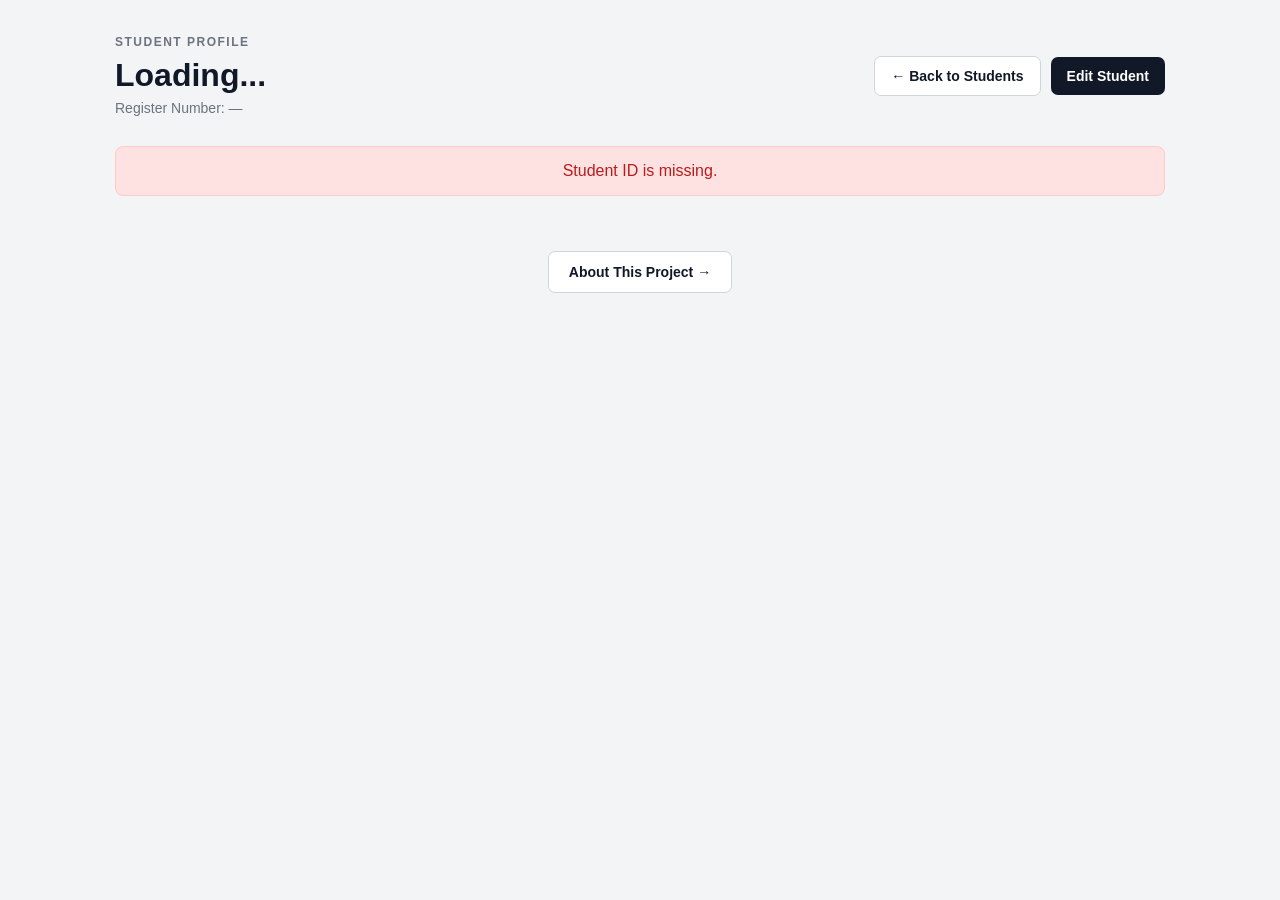
<file: PUBLIC/student.html>
<!DOCTYPE html>
<html lang="en">

<head>

    <meta charset="UTF-8">

    <meta name="viewport" content="width=device-width, initial-scale=1.0">

    <title>Student Profile</title>

    <link rel="stylesheet" href="student.css">

</head>


<body>

    <div class="profile-container">


        <!-- ========================= -->
        <!-- HEADER -->
        <!-- ========================= -->

        <header class="profile-header">

            <div>

                <p class="page-label">
                    STUDENT PROFILE
                </p>

                <h1 id="studentName">
                    Loading...
                </h1>

                <p id="studentRegister">
                    Register Number: —
                </p>

            </div>


            <div class="header-actions">

                <a
                    href="/students.html"
                    class="back-btn"
                >
                    ← Back to Students
                </a>

                <button
                    id="editBtn"
                    class="edit-btn"
                >
                    Edit Student
                </button>

            </div>

        </header>



        <!-- ========================= -->
        <!-- LOADING -->
        <!-- ========================= -->

        <div
            id="loading"
            class="loading"
        >
            Loading student information...
        </div>



        <!-- ========================= -->
        <!-- PROFILE CONTENT -->
        <!-- ========================= -->

        <main
            id="profileContent"
            class="profile-content"
        >


            <!-- ========================= -->
            <!-- PERSONAL DETAILS -->
            <!-- ========================= -->

            <section class="profile-section">

                <h2>Personal Details</h2>

                <div class="details-grid">

                    <div class="detail">

                        <span>Full Name</span>

                        <strong id="name">
                            —
                        </strong>

                    </div>


                    <div class="detail">

                        <span>Date of Birth</span>

                        <strong id="dateOfBirth">
                            —
                        </strong>

                    </div>


                    <div class="detail">

                        <span>Gender</span>

                        <strong id="gender">
                            —
                        </strong>

                    </div>


                    <div class="detail">

                        <span>Email</span>

                        <strong id="email">
                            —
                        </strong>

                    </div>


                    <div class="detail">

                        <span>Phone</span>

                        <strong id="phone">
                            —
                        </strong>

                    </div>


                    <div class="detail">

                        <span>Alternate Phone</span>

                        <strong id="alternatePhone">
                            —
                        </strong>

                    </div>


                    <div class="detail">

                        <span>Blood Group</span>

                        <strong id="bloodGroup">
                            —
                        </strong>

                    </div>


                    <div class="detail">

                        <span>Aadhaar Number</span>

                        <strong id="aadharNumber">
                            —
                        </strong>

                    </div>

                </div>

            </section>



            <!-- ========================= -->
            <!-- ACADEMIC DETAILS -->
            <!-- ========================= -->

            <section class="profile-section">

                <h2>Academic Details</h2>

                <div class="details-grid">

                    <div class="detail">

                        <span>Register Number</span>

                        <strong id="registerNumber">
                            —
                        </strong>

                    </div>


                    <div class="detail">

                        <span>Course</span>

                        <strong id="course">
                            —
                        </strong>

                    </div>


                    <div class="detail">

                        <span>Department</span>

                        <strong id="department">
                            —
                        </strong>

                    </div>


                    <div class="detail">

                        <span>Year</span>

                        <strong id="year">
                            —
                        </strong>

                    </div>


                    <div class="detail">

                        <span>Semester</span>

                        <strong id="semester">
                            —
                        </strong>

                    </div>


                    <div class="detail">

                        <span>Admission Year</span>

                        <strong id="admissionYear">
                            —
                        </strong>

                    </div>

                </div>

            </section>



            <!-- ========================= -->
            <!-- ADDRESS DETAILS -->
            <!-- ========================= -->

            <section class="profile-section">

                <h2>Address Details</h2>

                <div class="details-grid">

                    <div class="detail full-width">

                        <span>Full Address</span>

                        <strong id="address">
                            —
                        </strong>

                    </div>


                    <div class="detail">

                        <span>City</span>

                        <strong id="city">
                            —
                        </strong>

                    </div>


                    <div class="detail">

                        <span>State</span>

                        <strong id="state">
                            —
                        </strong>

                    </div>


                    <div class="detail">

                        <span>Pincode</span>

                        <strong id="pincode">
                            —
                        </strong>

                    </div>

                </div>

            </section>



            <!-- ========================= -->
            <!-- PARENT / GUARDIAN -->
            <!-- ========================= -->

            <section class="profile-section">

                <h2>Parent / Guardian Details</h2>

                <div class="details-grid">

                    <div class="detail">

                        <span>Father's Name</span>

                        <strong id="fatherName">
                            —
                        </strong>

                    </div>


                    <div class="detail">

                        <span>Mother's Name</span>

                        <strong id="motherName">
                            —
                        </strong>

                    </div>


                    <div class="detail">

                        <span>Parent Phone</span>

                        <strong id="parentPhone">
                            —
                        </strong>

                    </div>


                    <div class="detail">

                        <span>Parent Email</span>

                        <strong id="parentEmail">
                            —
                        </strong>

                    </div>

                </div>

            </section>



            <!-- ========================= -->
            <!-- ADDITIONAL INFORMATION -->
            <!-- ========================= -->

            <section class="profile-section">

                <h2>Additional Information</h2>

                <div class="details-grid">

                    <div class="detail">

                        <span>Nationality</span>

                        <strong id="nationality">
                            —
                        </strong>

                    </div>


                    <div class="detail">

                        <span>Religion</span>

                        <strong id="religion">
                            —
                        </strong>

                    </div>


                    <div class="detail">

                        <span>Category</span>

                        <strong id="category">
                            —
                        </strong>

                    </div>


                    <div class="detail">

                        <span>Emergency Contact</span>

                        <strong id="emergencyContact">
                            —
                        </strong>

                    </div>


                    <div class="detail">

                        <span>Hostel Required</span>

                        <strong id="hostelRequired">
                            —
                        </strong>

                    </div>


                    <div class="detail">

                        <span>Transport Required</span>

                        <strong id="transportRequired">
                            —
                        </strong>

                    </div>

                </div>

            </section>



            <!-- ========================= -->
            <!-- SYSTEM INFORMATION -->
            <!-- ========================= -->

            <section class="profile-section system-section">

                <h2>System Information</h2>

                <div class="details-grid">

                    <div class="detail">

                        <span>Student ID</span>

                        <strong id="studentId">
                            —
                        </strong>

                    </div>


                    <div class="detail">

                        <span>Registered On</span>

                        <strong id="createdAt">
                            —
                        </strong>

                    </div>


                    <div class="detail">

                        <span>Last Updated</span>

                        <strong id="updatedAt">
                            —
                        </strong>

                    </div>

                </div>

            </section>


        </main>



        <!-- ========================= -->
        <!-- ERROR -->
        <!-- ========================= -->

        <div
            id="errorMessage"
            class="error-message"
        >
        </div>

        <!-- ========================= -->
<!-- ABOUT PROJECT -->
<!-- ========================= -->

<div class="about-project">

    <a
        href="/about.html"
        class="about-btn"
    >
        About This Project →
    </a>

</div>


    </div>

    


    <script src="student.js"></script>

</body>

</html>
</file>
<file: PUBLIC/style.css>
* {
    margin: 0;
    padding: 0;
    box-sizing: border-box;
}


body {
    font-family: Arial, sans-serif;

    background: #f3f4f6;

    min-height: 100vh;

    padding: 40px 20px;
}


.container {
    width: 100%;
    max-width: 850px;

    margin: 0 auto;

    background: #ffffff;

    border-radius: 12px;

    padding: 40px;

    box-shadow: 0 8px 30px rgba(0, 0, 0, 0.08);
}


/* =========================
   HEADER
   ========================= */

.form-header {
    text-align: center;

    margin-bottom: 35px;
}


.form-header h1 {
    font-size: 32px;

    margin-bottom: 8px;

    color: #111827;
}


.form-header p {
    color: #6b7280;

    font-size: 15px;
}


/* =========================
   FORM SECTION
   ========================= */

.form-section {
    margin-bottom: 35px;

    padding-bottom: 30px;

    border-bottom: 1px solid #e5e7eb;
}


.form-section h2 {
    font-size: 20px;

    color: #111827;

    margin-bottom: 22px;

    padding-left: 12px;

    border-left: 4px solid #111827;
}


/* =========================
   FORM GRID
   ========================= */

.form-grid {
    display: grid;

    grid-template-columns: repeat(2, 1fr);

    gap: 20px;
}


.form-group {
    display: flex;

    flex-direction: column;
}


.full-width {
    grid-column: 1 / -1;
}


/* =========================
   LABELS
   ========================= */

label {
    font-size: 14px;

    font-weight: 600;

    color: #374151;

    margin-bottom: 7px;
}


/* =========================
   INPUTS
   ========================= */

input,
select,
textarea {
    width: 100%;

    padding: 12px 13px;

    border: 1px solid #d1d5db;

    border-radius: 7px;

    font-size: 14px;

    font-family: inherit;

    background: #ffffff;

    transition: 0.2s;
}


input:focus,
select:focus,
textarea:focus {
    outline: none;

    border-color: #111827;

    box-shadow: 0 0 0 2px rgba(17, 24, 39, 0.08);
}


textarea {
    resize: vertical;

    min-height: 100px;
}


/* =========================
   CHECKBOXES
   ========================= */

.checkbox-group {
    justify-content: center;
}


.checkbox-group label {
    display: flex;

    align-items: center;

    gap: 10px;

    cursor: pointer;

    margin: 0;

    padding: 12px;

    border: 1px solid #d1d5db;

    border-radius: 7px;
}


.checkbox-group input {
    width: auto;

    cursor: pointer;
}


/* =========================
   SUBMIT BUTTON
   ========================= */

.submit-btn {
    width: 100%;

    padding: 14px;

    border: none;

    border-radius: 7px;

    background: #111827;

    color: #ffffff;

    font-size: 16px;

    font-weight: 600;

    cursor: pointer;

    transition: 0.2s;
}


.submit-btn:hover {
    background: #374151;
}


.submit-btn:active {
    transform: scale(0.99);
}


/* =========================
   MESSAGE
   ========================= */

#message {
    text-align: center;

    margin-top: 20px;

    font-size: 15px;

    font-weight: 600;
}


/* =========================
   RESPONSIVE
   ========================= */

@media (max-width: 650px) {

    body {
        padding: 20px 12px;
    }


    .container {
        padding: 25px 20px;
    }


    .form-header h1 {
        font-size: 26px;
    }


    .form-grid {
        grid-template-columns: 1fr;
    }


    .full-width {
        grid-column: auto;
    }

}


/* =========================
   DASHBOARD LINK
   ========================= */

.dashboard-link-container {
    text-align: center;

    margin-top: 28px;

    padding-top: 22px;

    border-top: 1px solid #e5e7eb;
}


.dashboard-link-container p {
    margin-bottom: 10px;

    color: #6b7280;

    font-size: 13px;
}


.dashboard-link {
    display: inline-block;

    padding: 11px 18px;

    background: #ffffff;

    color: #111827;

    border: 1px solid #d1d5db;

    border-radius: 7px;

    text-decoration: none;

    font-size: 14px;

    font-weight: 600;

    transition: 0.2s;
}


.dashboard-link:hover {
    background: #111827;

    color: #ffffff;

    border-color: #111827;
}
</file>
<file: PUBLIC/about.css>
/* =========================================================
   RESET
   ========================================================= */

* {
    margin: 0;
    padding: 0;
    box-sizing: border-box;
}


/* =========================================================
   BODY
   ========================================================= */

body {
    font-family: Arial, Helvetica, sans-serif;

    background: #f5f6f8;

    color: #111827;

    line-height: 1.6;
}


/* =========================================================
   PAGE CONTAINER
   ========================================================= */

.page-container {
    width: 100%;

    max-width: 1200px;

    margin: 0 auto;

    padding: 50px 25px 80px;
}


/* =========================================================
   HEADER
   ========================================================= */

.about-header {
    display: flex;

    justify-content: space-between;

    align-items: flex-start;

    gap: 40px;

    padding: 50px 0 70px;

    border-bottom: 1px solid #dfe3e8;
}


.header-content {
    max-width: 800px;
}


.eyebrow {
    font-size: 11px;

    font-weight: 700;

    letter-spacing: 2px;

    color: #6b7280;

    margin-bottom: 18px;
}


.about-header h1 {
    font-size: clamp(45px, 7vw, 82px);

    line-height: 0.95;

    letter-spacing: -4px;

    margin-bottom: 30px;
}


.about-header h1 span {
    color: #6b7280;
}


.header-description {
    max-width: 700px;

    font-size: 18px;

    color: #6b7280;

    line-height: 1.7;
}


/* =========================================================
   BACK BUTTON
   ========================================================= */

.back-button {
    flex-shrink: 0;

    text-decoration: none;

    color: #111827;

    border: 1px solid #cfd4da;

    background: #ffffff;

    padding: 12px 18px;

    border-radius: 7px;

    font-size: 14px;

    font-weight: 600;

    transition: 0.2s;
}


.back-button:hover {
    background: #111827;

    color: #ffffff;

    border-color: #111827;
}


/* =========================================================
   DOCUMENTATION SECTION
   ========================================================= */

.documentation-section {
    display: grid;

    grid-template-columns: 90px 1fr;

    gap: 35px;

    padding: 80px 0;

    border-bottom: 1px solid #dfe3e8;
}


.section-index {
    font-size: 13px;

    font-weight: 700;

    color: #9ca3af;

    padding-top: 7px;

    letter-spacing: 1px;
}


.section-content {
    max-width: 1000px;
}


.section-label {
    font-size: 11px;

    font-weight: 700;

    letter-spacing: 2px;

    color: #6b7280;

    margin-bottom: 12px;
}


.section-content h2 {
    font-size: clamp(28px, 4vw, 42px);

    line-height: 1.1;

    letter-spacing: -1.5px;

    margin-bottom: 25px;
}


.section-content > p {
    max-width: 850px;

    color: #5f6875;

    margin-bottom: 18px;

    font-size: 16px;
}


/* =========================================================
   HIGHLIGHT BOX
   ========================================================= */

.highlight-box {
    display: flex;

    flex-direction: column;

    gap: 5px;

    margin-top: 30px;

    padding: 22px;

    border-left: 4px solid #111827;

    background: #ffffff;

    border-radius: 0 8px 8px 0;
}


.highlight-box strong {
    font-size: 14px;

    text-transform: uppercase;

    letter-spacing: 1px;
}


.highlight-box span {
    color: #6b7280;

    font-size: 15px;
}


/* =========================================================
   TECHNOLOGY GRID
   ========================================================= */

.tech-grid {
    display: grid;

    grid-template-columns: repeat(3, 1fr);

    gap: 15px;

    margin-top: 35px;
}


.tech-card {
    background: #ffffff;

    border: 1px solid #e1e5e9;

    border-radius: 9px;

    padding: 25px;

    min-height: 190px;

    transition: 0.25s;
}


.tech-card:hover {
    transform: translateY(-4px);

    border-color: #aeb5bd;

    box-shadow: 0 10px 25px rgba(0, 0, 0, 0.06);
}


.tech-number {
    display: block;

    font-size: 11px;

    color: #9ca3af;

    font-weight: 700;

    margin-bottom: 20px;
}


.tech-card h3 {
    font-size: 21px;

    margin-bottom: 10px;
}


.tech-card p {
    color: #6b7280;

    font-size: 14px;

    line-height: 1.6;
}


/* =========================================================
   TIMELINE
   ========================================================= */

.timeline {
    position: relative;

    margin-top: 40px;

    padding-left: 45px;
}


.timeline::before {
    content: "";

    position: absolute;

    left: 12px;

    top: 0;

    bottom: 0;

    width: 1px;

    background: #d1d5db;
}


.timeline-item {
    position: relative;

    display: grid;

    grid-template-columns: 1fr;

    margin-bottom: 42px;
}


.timeline-number {
    position: absolute;

    left: -45px;

    top: 0;

    width: 26px;

    height: 26px;

    display: flex;

    align-items: center;

    justify-content: center;

    background: #111827;

    color: #ffffff;

    border-radius: 50%;

    font-size: 10px;

    font-weight: 700;
}


.timeline-item h3 {
    font-size: 20px;

    margin-bottom: 7px;
}


.timeline-item p {
    color: #6b7280;

    font-size: 15px;

    margin-bottom: 12px;
}


.timeline-item code {
    display: inline-block;

    background: #111827;

    color: #ffffff;

    padding: 8px 12px;

    border-radius: 5px;

    font-size: 12px;
}


/* =========================================================
   MAIN FLOWCHART
   ========================================================= */

.flowchart-section {
    background: #f5f6f8;
}


.flowchart {
    margin-top: 45px;

    display: flex;

    flex-direction: column;

    align-items: center;
}


.flow-node {
    width: min(100%, 560px);

    padding: 22px 25px;

    background: #ffffff;

    border: 1px solid #d7dce1;

    border-radius: 9px;

    text-align: center;

    box-shadow: 0 4px 15px rgba(0, 0, 0, 0.04);
}


.flow-node span {
    display: block;

    font-size: 17px;

    font-weight: 700;

    letter-spacing: 0.5px;
}


.flow-node small {
    display: block;

    color: #6b7280;

    font-size: 13px;

    margin-top: 4px;
}


.flow-node.primary,
.flow-node.database {
    background: #111827;

    color: #ffffff;

    border-color: #111827;
}


.flow-node.primary small,
.flow-node.database small {
    color: #cbd5e1;
}


.flow-arrow {
    font-size: 25px;

    line-height: 1;

    padding: 13px 0;

    color: #6b7280;
}


.response-node {
    border-style: dashed;
}


/* =========================================================
   HORIZONTAL FLOW
   ========================================================= */

.horizontal-flow {
    display: flex;

    align-items: stretch;

    gap: 10px;

    margin-top: 40px;

    overflow-x: auto;

    padding-bottom: 15px;
}


.flow-card {
    flex: 1;

    min-width: 145px;

    background: #ffffff;

    border: 1px solid #dce0e5;

    border-radius: 8px;

    padding: 20px 15px;

    display: flex;

    flex-direction: column;

    gap: 8px;
}


.flow-card strong {
    font-size: 12px;

    color: #9ca3af;
}


.flow-card span {
    font-size: 14px;

    font-weight: 600;
}


.horizontal-arrow {
    display: flex;

    align-items: center;

    color: #9ca3af;

    font-size: 20px;
}


.flow-result {
    margin-top: 25px;

    background: #111827;

    color: #ffffff;

    padding: 20px;

    border-radius: 8px;

    display: flex;

    flex-direction: column;

    gap: 3px;
}


.flow-result span {
    font-size: 10px;

    letter-spacing: 1.5px;

    color: #9ca3af;
}


.flow-result strong {
    font-size: 15px;
}


/* =========================================================
   CRUD FLOW
   ========================================================= */

.crud-flow {
    display: grid;

    grid-template-columns: repeat(4, 1fr);

    gap: 15px;

    margin-top: 40px;
}


.crud-operation {
    padding: 25px;

    background: #ffffff;

    border: 1px solid #dce0e5;

    border-radius: 9px;

    min-height: 230px;

    position: relative;
}


.crud-method {
    display: inline-block;

    font-size: 11px;

    font-weight: 700;

    padding: 5px 8px;

    background: #eef0f2;

    border-radius: 4px;

    margin-bottom: 25px;
}


.crud-operation h3 {
    font-size: 22px;

    margin-bottom: 8px;
}


.crud-operation p {
    font-size: 14px;

    color: #6b7280;

    margin-bottom: 25px;
}


.crud-operation code {
    font-size: 11px;

    color: #374151;

    word-break: break-word;
}


/* =========================================================
   DATA GROUPS
   ========================================================= */

.data-groups {
    display: grid;

    grid-template-columns: repeat(2, 1fr);

    gap: 15px;

    margin-top: 40px;
}


.data-group {
    display: flex;

    gap: 18px;

    padding: 25px;

    background: #ffffff;

    border: 1px solid #dce0e5;

    border-radius: 8px;
}


.data-group > span {
    font-size: 12px;

    font-weight: 700;

    color: #9ca3af;
}


.data-group h3 {
    font-size: 18px;

    margin-bottom: 7px;
}


.data-group p {
    color: #6b7280;

    font-size: 14px;
}


/* =========================================================
   ARCHITECTURE TREE
   ========================================================= */

.architecture-tree {
    margin-top: 35px;

    background: #111827;

    color: #f9fafb;

    border-radius: 9px;

    padding: 30px;

    font-family: Consolas, monospace;

    font-size: 14px;

    line-height: 2;
}


.tree-root {
    font-weight: 700;

    color: #ffffff;
}


.tree-line,
.tree-branch {
    color: #cbd5e1;
}


/* =========================================================
   ISSUE LIST
   ========================================================= */

.issue-list {
    margin-top: 40px;

    display: flex;

    flex-direction: column;

    gap: 1px;

    background: #dfe3e8;

    border: 1px solid #dfe3e8;

    border-radius: 9px;

    overflow: hidden;
}


.issue {
    display: grid;

    grid-template-columns: 55px 1fr;

    gap: 20px;

    padding: 25px;

    background: #ffffff;
}


.issue > span {
    font-size: 12px;

    color: #9ca3af;

    font-weight: 700;
}


.issue h3 {
    font-size: 17px;

    margin-bottom: 6px;
}


.issue p {
    font-size: 14px;

    color: #6b7280;
}


/* =========================================================
   REQUEST FLOW
   ========================================================= */

.request-flow {
    display: flex;

    align-items: center;

    gap: 8px;

    margin-top: 40px;

    overflow-x: auto;

    padding-bottom: 15px;
}


.request-step {
    min-width: 145px;

    padding: 20px;

    background: #ffffff;

    border: 1px solid #dce0e5;

    border-radius: 8px;
}


.request-step strong {
    display: block;

    font-size: 11px;

    color: #9ca3af;

    margin-bottom: 12px;
}


.request-step span {
    display: block;

    font-weight: 700;

    font-size: 14px;

    margin-bottom: 5px;
}


.request-step small {
    color: #6b7280;

    font-size: 11px;
}


.request-connector {
    color: #9ca3af;

    font-size: 20px;
}


/* =========================================================
   STRUCTURE BOX
   ========================================================= */

.structure-box {
    margin-top: 40px;

    background: #111827;

    border-radius: 9px;

    padding: 30px;

    overflow-x: auto;
}


.structure-box pre {
    color: #f9fafb;

    font-family: Consolas, monospace;

    font-size: 13px;

    line-height: 1.8;

    min-width: 650px;
}


/* =========================================================
   CAPABILITIES
   ========================================================= */

.capabilities {
    display: grid;

    grid-template-columns: repeat(2, 1fr);

    gap: 10px;

    margin-top: 35px;
}


.capability {
    display: flex;

    align-items: center;

    gap: 15px;

    background: #ffffff;

    border: 1px solid #dfe3e8;

    border-radius: 7px;

    padding: 16px 18px;
}


.capability span {
    width: 24px;

    height: 24px;

    display: flex;

    align-items: center;

    justify-content: center;

    background: #111827;

    color: #ffffff;

    border-radius: 50%;

    font-size: 12px;
}


.capability p {
    font-size: 14px;

    color: #4b5563;
}


/* =========================================================
   FINAL SECTION
   ========================================================= */

.final-section {
    text-align: center;

    padding: 100px 20px 60px;
}


.final-section h2 {
    font-size: clamp(32px, 5vw, 55px);

    line-height: 1;

    letter-spacing: -2px;

    max-width: 750px;

    margin: 0 auto 25px;
}


.final-section > p:not(.eyebrow) {
    max-width: 700px;

    margin: 0 auto 35px;

    color: #6b7280;

    font-size: 16px;
}


.final-stack {
    display: flex;

    justify-content: center;

    align-items: center;

    flex-wrap: wrap;

    gap: 10px;

    margin-bottom: 40px;
}


.final-stack span {
    font-size: 12px;

    font-weight: 700;

    background: #ffffff;

    border: 1px solid #d9dde2;

    padding: 8px 11px;

    border-radius: 5px;
}


.dashboard-link {
    display: inline-block;

    text-decoration: none;

    background: #111827;

    color: #ffffff;

    padding: 13px 20px;

    border-radius: 7px;

    font-size: 14px;

    font-weight: 600;

    transition: 0.2s;
}


.dashboard-link:hover {
    background: #374151;

    transform: translateY(-2px);
}


/* =========================================================
   RESPONSIVE — TABLET
   ========================================================= */

@media (max-width: 900px) {

    .tech-grid {
        grid-template-columns: repeat(2, 1fr);
    }


    .crud-flow {
        grid-template-columns: repeat(2, 1fr);
    }


    .about-header {
        flex-direction: column;
    }


    .back-button {
        align-self: flex-start;
    }

}


/* =========================================================
   RESPONSIVE — MOBILE
   ========================================================= */

@media (max-width: 650px) {

    .page-container {
        padding: 25px 15px 50px;
    }


    .about-header {
        padding: 35px 0 50px;
    }


    .about-header h1 {
        font-size: 48px;

        letter-spacing: -2px;
    }


    .header-description {
        font-size: 15px;
    }


    .documentation-section {
        grid-template-columns: 1fr;

        gap: 10px;

        padding: 55px 0;
    }


    .section-index {
        padding: 0;
    }


    .section-content h2 {
        font-size: 30px;
    }


    .tech-grid {
        grid-template-columns: 1fr;
    }


    .crud-flow {
        grid-template-columns: 1fr;
    }


    .data-groups {
        grid-template-columns: 1fr;
    }


    .capabilities {
        grid-template-columns: 1fr;
    }


    .timeline {
        padding-left: 35px;
    }


    .timeline-number {
        left: -35px;
    }


    .flow-node {
        width: 100%;
    }


    .final-section {
        padding-top: 70px;
    }


    .final-stack {
        gap: 7px;
    }

}
</file>
<file: PUBLIC/edit-student.css>
* {
    margin: 0;
    padding: 0;
    box-sizing: border-box;
}


body {
    font-family: Arial, sans-serif;

    background: #f3f4f6;

    min-height: 100vh;

    padding: 40px 20px;

    color: #111827;
}


.container {
    width: 100%;

    max-width: 850px;

    margin: 0 auto;

    background: #ffffff;

    border-radius: 12px;

    padding: 40px;

    box-shadow: 0 8px 30px rgba(0, 0, 0, 0.08);
}


/* =========================
   HEADER
   ========================= */

.form-header {
    display: flex;

    justify-content: space-between;

    align-items: center;

    gap: 20px;

    margin-bottom: 35px;
}


.page-label {
    font-size: 12px;

    font-weight: 700;

    letter-spacing: 1.5px;

    color: #6b7280;

    margin-bottom: 8px;
}


.form-header h1 {
    font-size: 30px;

    margin-bottom: 7px;
}


.form-header p {
    color: #6b7280;

    font-size: 14px;
}


.back-btn {
    text-decoration: none;

    white-space: nowrap;

    padding: 11px 16px;

    border: 1px solid #d1d5db;

    border-radius: 7px;

    color: #111827;

    background: #ffffff;

    font-size: 14px;

    font-weight: 600;
}


.back-btn:hover {
    background: #f9fafb;
}


/* =========================
   FORM SECTION
   ========================= */

.form-section {
    margin-bottom: 35px;

    padding-bottom: 30px;

    border-bottom: 1px solid #e5e7eb;
}


.form-section h2 {
    font-size: 19px;

    margin-bottom: 22px;

    padding-left: 12px;

    border-left: 4px solid #111827;
}


/* =========================
   FORM GRID
   ========================= */

.form-grid {
    display: grid;

    grid-template-columns: repeat(2, 1fr);

    gap: 20px;
}


.form-group {
    display: flex;

    flex-direction: column;
}


.full-width {
    grid-column: 1 / -1;
}


/* =========================
   LABEL
   ========================= */

label {
    font-size: 14px;

    font-weight: 600;

    color: #374151;

    margin-bottom: 7px;
}


/* =========================
   INPUTS
   ========================= */

input,
select,
textarea {
    width: 100%;

    padding: 12px 13px;

    border: 1px solid #d1d5db;

    border-radius: 7px;

    font-size: 14px;

    font-family: inherit;

    background: #ffffff;

    color: #111827;

    transition: 0.2s;
}


input:focus,
select:focus,
textarea:focus {
    outline: none;

    border-color: #111827;

    box-shadow: 0 0 0 2px rgba(17, 24, 39, 0.08);
}


textarea {
    resize: vertical;

    min-height: 100px;
}


/* =========================
   CHECKBOX
   ========================= */

.checkbox-group {
    justify-content: center;
}


.checkbox-group label {
    display: flex;

    align-items: center;

    gap: 10px;

    margin: 0;

    padding: 12px;

    border: 1px solid #d1d5db;

    border-radius: 7px;

    cursor: pointer;
}


.checkbox-group input {
    width: auto;

    cursor: pointer;
}


/* =========================
   SUBMIT
   ========================= */

.submit-btn {
    width: 100%;

    padding: 14px;

    border: none;

    border-radius: 7px;

    background: #111827;

    color: #ffffff;

    font-size: 16px;

    font-weight: 600;

    cursor: pointer;

    transition: 0.2s;
}


.submit-btn:hover {
    background: #374151;
}


.submit-btn:active {
    transform: scale(0.99);
}


/* =========================
   MESSAGE
   ========================= */

#message {
    text-align: center;

    margin-top: 20px;

    font-size: 15px;

    font-weight: 600;
}


/* =========================
   LOADING
   ========================= */

.loading {
    background: #ffffff;

    padding: 45px;

    border-radius: 10px;

    text-align: center;

    color: #6b7280;

    box-shadow: 0 5px 20px rgba(0, 0, 0, 0.05);
}


/* =========================
   ERROR
   ========================= */

.error-message {
    display: none;

    background: #fee2e2;

    color: #b91c1c;

    border: 1px solid #fecaca;

    padding: 15px;

    border-radius: 8px;

    text-align: center;

    margin-top: 20px;
}


/* =========================
   RESPONSIVE
   ========================= */

@media (max-width: 700px) {

    body {
        padding: 20px 12px;
    }


    .container {
        padding: 25px 20px;
    }


    .form-header {
        flex-direction: column;

        align-items: flex-start;
    }


    .back-btn {
        width: 100%;

        text-align: center;
    }


    .form-header h1 {
        font-size: 26px;
    }


    .form-grid {
        grid-template-columns: 1fr;
    }


    .full-width {
        grid-column: auto;
    }

}
</file>
<file: PUBLIC/student.css>
* {
    margin: 0;
    padding: 0;
    box-sizing: border-box;
}


body {
    font-family: Arial, sans-serif;

    background: #f3f4f6;

    min-height: 100vh;

    padding: 35px 20px;

    color: #111827;
}


.profile-container {
    width: 100%;

    max-width: 1050px;

    margin: 0 auto;
}


/* =========================
   HEADER
   ========================= */

.profile-header {
    display: flex;

    justify-content: space-between;

    align-items: center;

    margin-bottom: 30px;
}


.page-label {
    font-size: 12px;

    font-weight: 700;

    letter-spacing: 1.5px;

    color: #6b7280;

    margin-bottom: 8px;
}


.profile-header h1 {
    font-size: 32px;

    margin-bottom: 6px;
}


#studentRegister {
    color: #6b7280;

    font-size: 14px;
}


.header-actions {
    display: flex;

    gap: 10px;

    align-items: center;
}


.back-btn,
.edit-btn {
    padding: 11px 16px;

    border-radius: 7px;

    font-size: 14px;

    font-weight: 600;

    text-decoration: none;

    cursor: pointer;
}


.back-btn {
    background: white;

    color: #111827;

    border: 1px solid #d1d5db;
}


.back-btn:hover {
    background: #f9fafb;
}


.edit-btn {
    border: none;

    background: #111827;

    color: white;
}


.edit-btn:hover {
    background: #374151;
}


/* =========================
   PROFILE CONTENT
   ========================= */

.profile-content {
    display: none;
}


/* =========================
   PROFILE SECTION
   ========================= */

.profile-section {
    background: white;

    border-radius: 10px;

    padding: 28px;

    margin-bottom: 20px;

    box-shadow: 0 5px 20px rgba(0, 0, 0, 0.05);
}


.profile-section h2 {
    font-size: 19px;

    margin-bottom: 22px;

    padding-left: 12px;

    border-left: 4px solid #111827;
}


/* =========================
   DETAILS GRID
   ========================= */

.details-grid {
    display: grid;

    grid-template-columns: repeat(2, 1fr);

    gap: 18px 25px;
}


.detail {
    display: flex;

    flex-direction: column;

    gap: 6px;

    padding-bottom: 14px;

    border-bottom: 1px solid #f0f0f0;
}


.detail span {
    font-size: 12px;

    color: #6b7280;

    font-weight: 600;

    text-transform: uppercase;

    letter-spacing: 0.5px;
}


.detail strong {
    font-size: 15px;

    color: #111827;

    font-weight: 500;

    word-break: break-word;
}


.full-width {
    grid-column: 1 / -1;
}


/* =========================
   SYSTEM INFORMATION
   ========================= */

.system-section {
    background: #f9fafb;
}


.system-section .detail strong {
    font-family: monospace;

    font-size: 13px;
}


/* =========================
   LOADING
   ========================= */

.loading {
    background: white;

    border-radius: 10px;

    padding: 50px;

    text-align: center;

    color: #6b7280;

    box-shadow: 0 5px 20px rgba(0, 0, 0, 0.05);
}


/* =========================
   ERROR
   ========================= */

.error-message {
    display: none;

    background: #fee2e2;

    color: #b91c1c;

    border: 1px solid #fecaca;

    border-radius: 8px;

    padding: 15px;

    text-align: center;

    margin-top: 20px;
}


/* =========================
   MOBILE
   ========================= */

@media (max-width: 700px) {

    body {
        padding: 20px 12px;
    }


    .profile-header {
        flex-direction: column;

        align-items: flex-start;

        gap: 18px;
    }


    .header-actions {
        width: 100%;

        flex-direction: column;
    }


    .back-btn,
    .edit-btn {
        width: 100%;

        text-align: center;
    }


    .profile-header h1 {
        font-size: 26px;
    }


    .profile-section {
        padding: 20px;
    }


    .details-grid {
        grid-template-columns: 1fr;
    }


    .full-width {
        grid-column: auto;
    }

}


/* =========================
   ABOUT PROJECT
   ========================= */

.about-project {
    text-align: center;

    margin-top: 30px;

    padding: 25px 0 10px;
}


.about-btn {
    display: inline-block;

    padding: 12px 20px;

    background: white;

    color: #111827;

    border: 1px solid #d1d5db;

    border-radius: 7px;

    text-decoration: none;

    font-size: 14px;

    font-weight: 600;

    transition: 0.2s;
}


.about-btn:hover {
    background: #111827;

    color: white;

    border-color: #111827;
}
</file>
